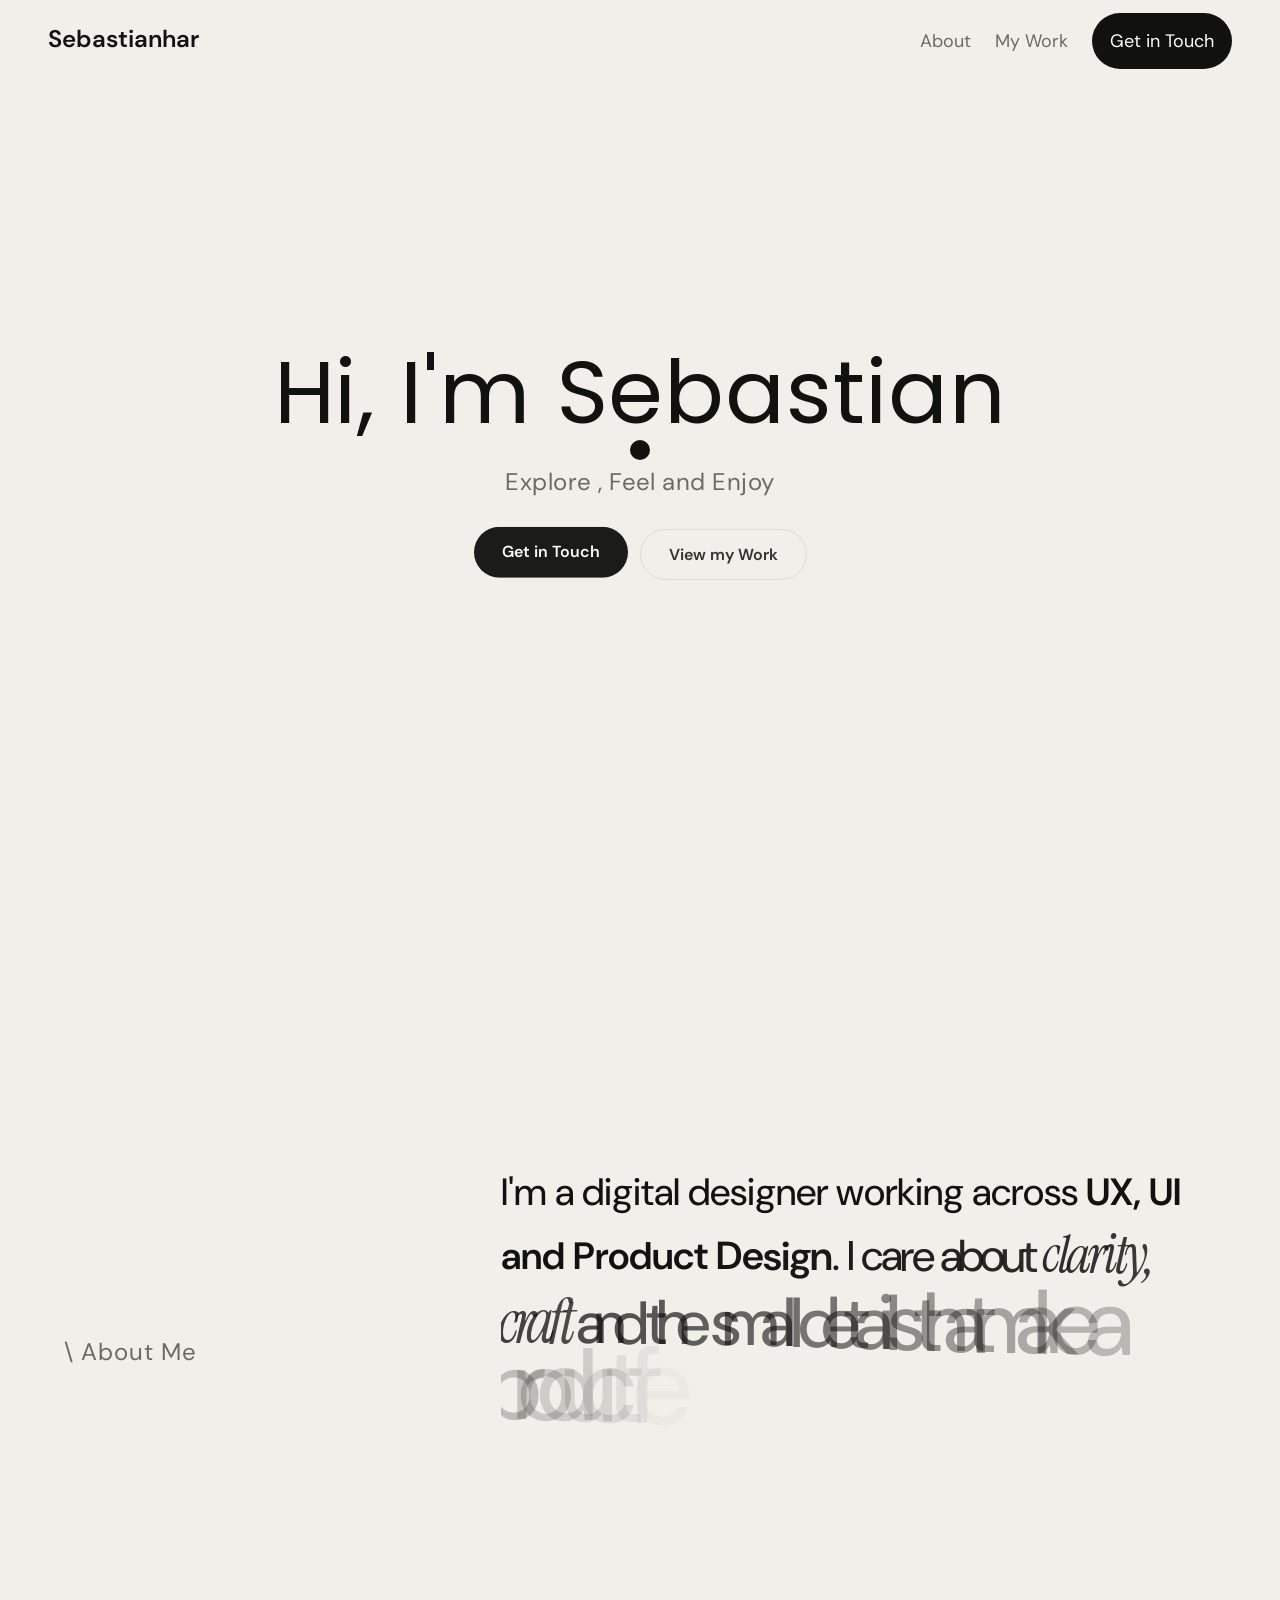
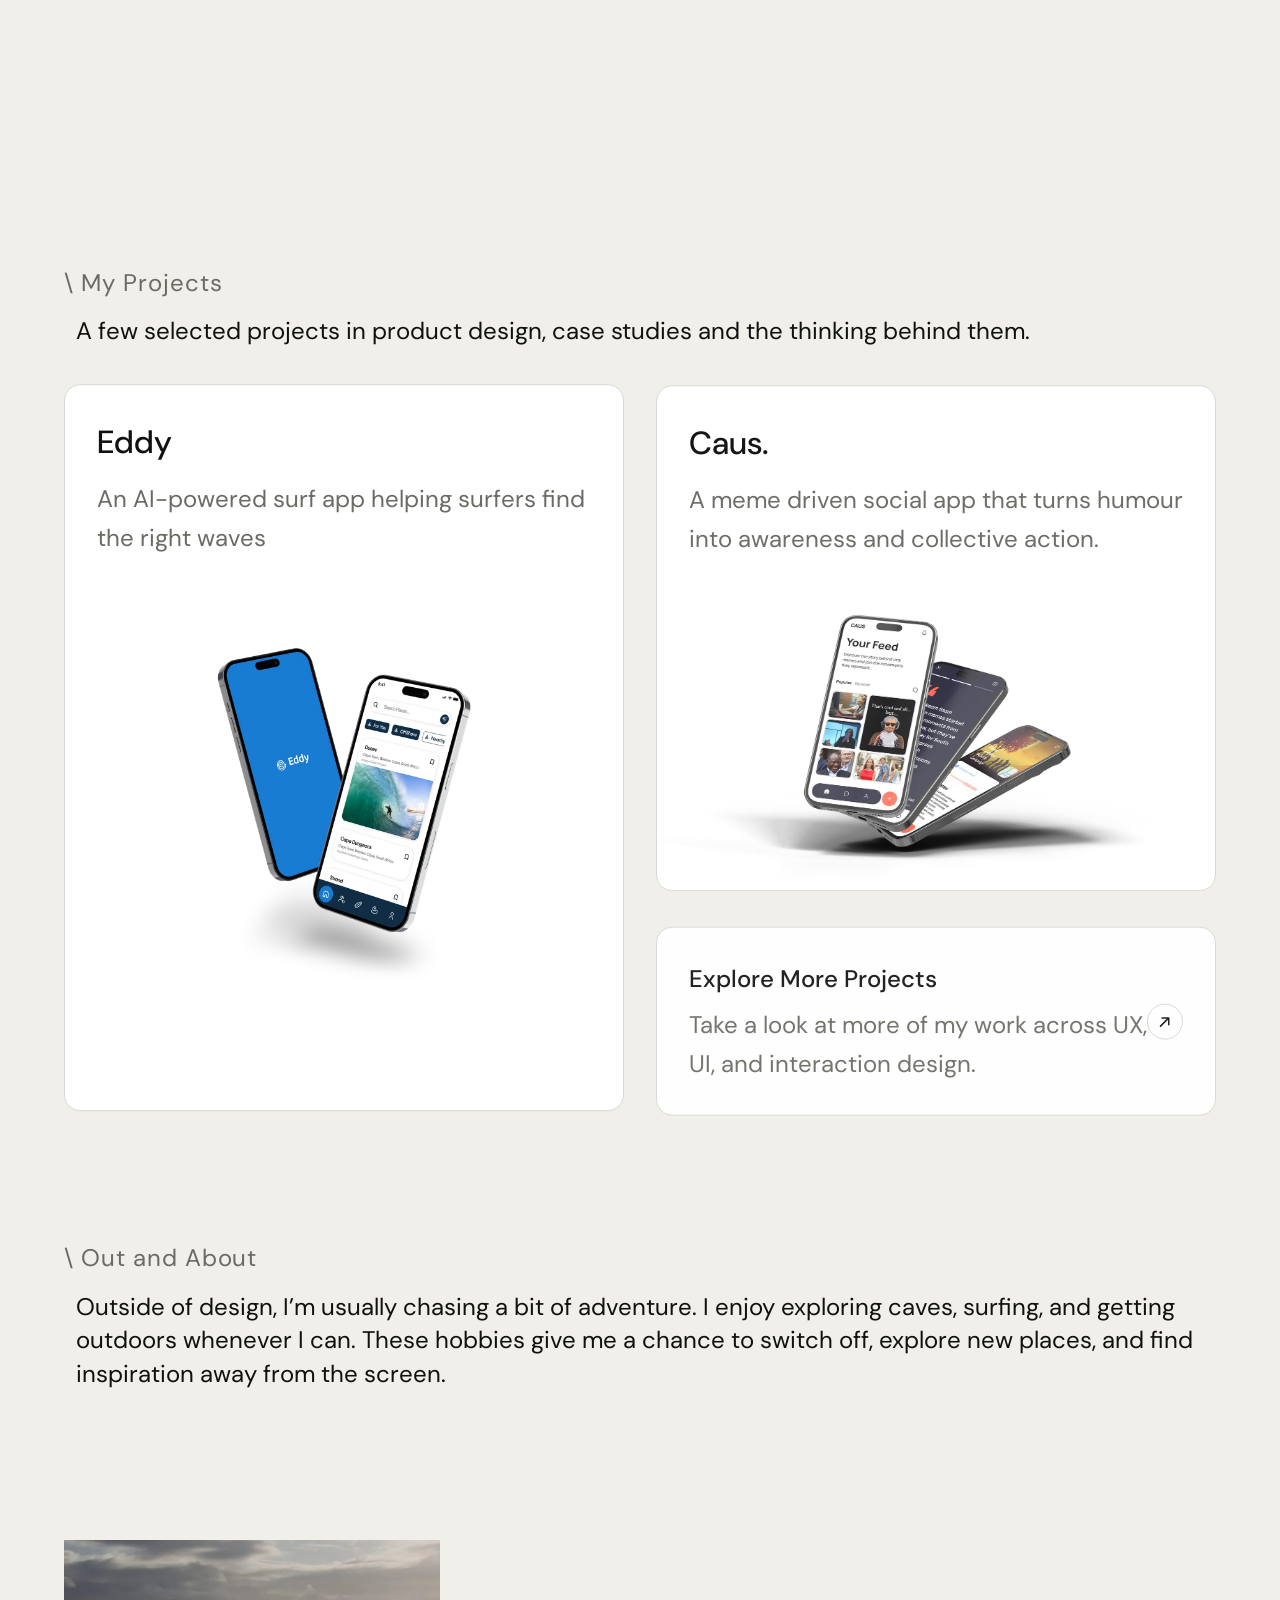
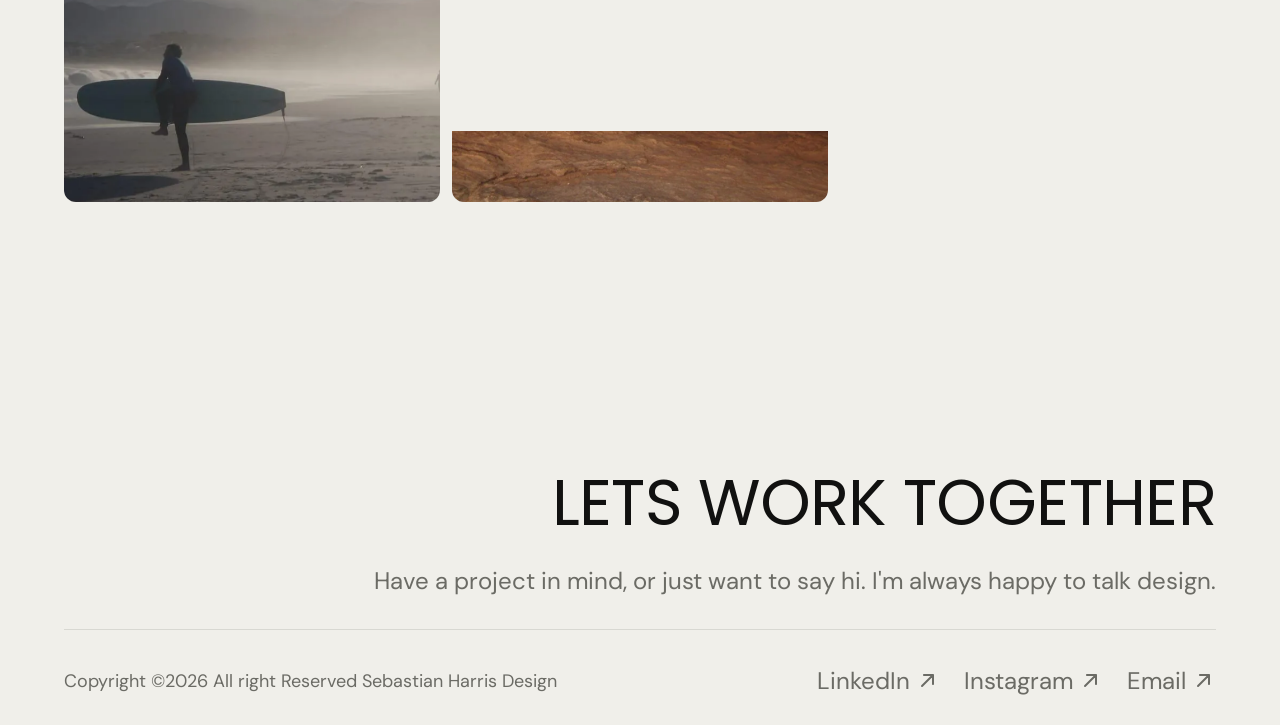
<file: index.html>
<!DOCTYPE html>
<html lang="en">
<head>
    <meta charset="UTF-8">
    <meta name="viewport" content="width=device-width, initial-scale=1.0">
    <title>Sebastian Harris | UX/UI &amp; Product Designer, Cape Town</title>
    <meta name="description" content="Sebastian Harris is a UX/UI and product designer in Cape Town. Explore case studies covering user research, prototyping, interaction design and web design.">
    <meta name="author" content="Sebastian Harris">
    <link rel="canonical" href="https://www.sebastianharrisdesign.com/">

    <!-- Open Graph / social sharing -->
    <meta property="og:type" content="website">
    <meta property="og:site_name" content="Sebastian Harris Design">
    <meta property="og:locale" content="en_ZA">
    <meta property="og:title" content="Sebastian Harris | UX/UI &amp; Product Designer, Cape Town">
    <meta property="og:description" content="Sebastian Harris is a UX/UI and product designer in Cape Town. Explore case studies covering user research, prototyping, interaction design and web design.">
    <meta property="og:url" content="https://www.sebastianharrisdesign.com/">
    <meta property="og:image" content="https://www.sebastianharrisdesign.com/assets/og/og-home.jpg">
    <meta property="og:image:width" content="1200">
    <meta property="og:image:height" content="630">
    <meta property="og:image:alt" content="Sebastian Harris, UX/UI and product designer in Cape Town">
    <meta name="twitter:card" content="summary_large_image">
    
    <link rel="preconnect" href="https://fonts.googleapis.com">
    <link rel="preconnect" href="https://fonts.gstatic.com" crossorigin>
    <link rel="stylesheet" href="https://fonts.googleapis.com/css2?family=Instrument+Serif:ital@0;1&amp;family=DM+Sans:wght@300;400;500&amp;family=Poppins:wght@300;400;500;600&amp;display=swap">
    <link rel="stylesheet" href="/css/style.css">
    <link rel="icon" type="image/png" sizes="192x192" href="/assets/favicon/favicon-192.png">
    <link rel="apple-touch-icon" href="/assets/favicon/apple-touch-icon.png">

    <!-- Animations: lets CSS hide the hero until the GSAP intro starts.
        If GSAP fails to load, the hero is shown again after 3s. -->
    <script>
        document.documentElement.classList.add('js-anim');
        setTimeout(function () {
            if (!window.gsap) document.documentElement.classList.remove('js-anim');
        }, 3000);
    </script>

    <!-- Structured data (JSON-LD) -->
    <script type="application/ld+json">
    {
      "@context": "https://schema.org",
      "@graph": [
        {
          "@type": "Person",
          "@id": "https://www.sebastianharrisdesign.com/#person",
          "name": "Sebastian Harris",
          "url": "https://www.sebastianharrisdesign.com/",
          "image": "https://www.sebastianharrisdesign.com/assets/images/photoofme.webp",
          "jobTitle": "UX/UI Designer",
          "description": "UX/UI and product designer working across user research, prototyping, interaction design and web design.",
          "address": {
            "@type": "PostalAddress",
            "addressLocality": "Cape Town",
            "addressCountry": "ZA"
          },
          "knowsAbout": [
            "UX design",
            "UI design",
            "Product design",
            "User research",
            "Prototyping",
            "Interaction design",
            "Web design"
        ],
        "sameAs": [
            "https://www.linkedin.com/in/sebastian-harris-9599502b4/"
            ]
        },
    {
        "@type": "WebSite",
        "@id": "https://www.sebastianharrisdesign.com/#website",
        "name": "Sebastian Harris Design",
        "url": "https://www.sebastianharrisdesign.com/",
        "inLanguage": "en",
        "publisher": {
        "@id": "https://www.sebastianharrisdesign.com/#person"
        }
    }
]
    }
    </script>
</head>
<!-- Google Tag Manager -->
<script async src="https://www.googletagmanager.com/gtm.js?id=GTM-TXHCQFR4"></script>
<script>
    window.dataLayer = window.dataLayer || [];
    function gtag(){dataLayer.push(arguments);}
    gtag('js', new Date());
</script>

<body>
<a class="skip-link" href="#main">Skip to content</a>

<!-- Navigation-->
<header>
<nav>
    <a href="/" class="logo">Sebastianhar</a>
    <button class="nav-toggle" type="button" aria-expanded="false" aria-controls="nav-links" aria-label="Open menu">
        <span class="nav-toggle-bar"></span>
        <span class="nav-toggle-bar"></span>
    </button>
    <ul class="nav-links" id="nav-links">
        <li><a href="#about">About</a></li>
        <li><a href="/projects/">My Work</a></li>
        <li><a href="#contact" class="btn-nav">Get in Touch</a></li>
    </ul>
</nav>
</header>
<main id="main">
<!-- Hero Section-->
<section class="hero" id="hero">

<h1>Hi, I'm Sebastian</h1>
<p class="hero-tagline"> Explore , Feel and Enjoy</p>

<div class="hero-buttons">
    <a href="#contact" class="btn-primary">Get in Touch</a>
    <a href="#mywork" class="btn-outline">View my Work</a>
</div>

<!--My card Floating bottom right-->
<div class="hero-card">
    <img width="990" height="947" src="/assets/images/photoofme.webp" alt="" class="hero-card-avatar">
    <div class="hero-card-text">
        <span class="hero-card-name">Sebastian Harris</span>
        <span class="hero-card-role">UX/UI Designer</span>
    </div>
</div>
</section>

<!--About Section-->
<section class="about" id="about">

<div class="about-left">
        <h2 class="section-label">About Me</h2>
</div>
    <div class="about-right">
        <p class="about-body">
        I'm a digital designer working across <strong>UX, UI and Product Design</strong>.
        I care about <em>clarity, craft</em> and the <mark class="highlight">small details that make</mark> a product
        feel considered and I like getting out of the studio to
        explore 🧭, surf 🏄 and shoot 📷 along the way.
        </p>
        </div>
    </section>

<!--MyProjects Section-->
<section class="mywork" id="mywork">
    <h2 class="section-label">My Projects</h2>
    <p class="project-tagline">A few selected projects in product design, case studies and the thinking behind them.</p>
        <div class="project-grid">

<!-- LEFT — Big Clickable Card -->
    <a href="/projects/eddy/" class="project-card-large" data-cursor-label="Eddy Project">
        <div class="project-card-body">
            <h3 class="project-title">Eddy</h3>
            <p class="project-description">An AI-powered surf app helping surfers find the right waves</p>
        </div>
            <img loading="lazy" decoding="async" width="1800" height="1338" src="/projects/eddy/images/eddy-two-phones.webp" alt="Eddy surf app shown on two phones" class="project-img">
        </a>
    <div class="project-grid-right">
<!-- Right Top — Clickable Card -->
    <a href="/projects/caus/" class="project-card-small" data-cursor-label="Caus Project">
        <div class="project-card-body">
            <h3 class="project-title">Caus.</h3>
            <p class="project-description">A meme driven social app that turns humour into awareness and collective action.</p>
        </div>
        <img loading="lazy" decoding="async" width="1600" height="1067" src="/projects/caus/images/phone-screen-mockup.webp" alt="Caus. app screens shown on three phones" class="project-img">
    </a>

<!-- Right Bottom — See More Card -->
    <a href="/projects/" class="project-card-seemore" data-cursor-label="See more">
        <div class="seemore-text">
            <p class="seemore-title">Explore More Projects</p>
            <p class="seemore-desc">Take a look at more of my work across UX, UI, and interaction design.</p>
        </div>
                <span class="seemore-btn"><span class="icon-arrow" aria-hidden="true"></span></span>
            </a>
        </div><!-- end project-grid-right -->
    </div><!-- end project-grid -->
</section>

<!--Hobbies Section-->
<section class ="hobbies-section" id="hobbies">
<h2 class="section-label">Out and About</h2>
    <p class="project-tagline">Outside of design, I’m usually chasing a bit of adventure. I enjoy exploring caves, surfing, and getting outdoors whenever I can. These hobbies give me a chance to switch off, explore new places, and find inspiration away from the screen.
    </p>
<!-- Photo Grid -->
    <div class="hobbies-grid">

        <div class="hobbies-items">
        <img loading="lazy" decoding="async" width="1280" height="720" src="/assets/images/longboarding.webp" alt="Surfer carrying a longboard along a misty beach" data-cursor-label="Love to longboarding">
    </div>

    <div class="hobbies-items">
            <img loading="lazy" decoding="async" width="1280" height="960" src="/assets/images/caveexploring.webp" alt="Exploring a sandstone cave lit by sunlight" data-cursor-label="Cave exploring">
        </div>

    <div class="hobbies-items">
            <img loading="lazy" decoding="async" width="990" height="947" src="/assets/images/photoofme.webp" alt="Sebastian Harris smiling in a cap" data-cursor-label="Photo of me">
        </div>
    </div>
</section>
</main>
<!--Footer Section-->
<footer>
<div class="footer-top" id = "contact">
    <h2 class="footer-heading">LETS WORK TOGETHER</h2>
    <p class="footer-body">Have a project in mind, or just want to say hi. I'm always happy to talk design.</p>
</div>

<div class="footer-bottom">
    <p class="footer-copy">Copyright ©2026 All right Reserved Sebastian Harris Design</p>
        <ul class="footer-links">
            <li><a href="https://www.linkedin.com/in/sebastian-harris-9599502b4/" target="_blank" rel="noopener noreferrer">LinkedIn <span class="icon-arrow" aria-hidden="true"></span><span class="sr-only"> (opens in a new tab)</span></a></li>
            <li><a href="#" target="_blank" rel="noopener noreferrer">Instagram <span class="icon-arrow" aria-hidden="true"></span><span class="sr-only"> (opens in a new tab)</span></a></li>
            <li><a href="mailto:sebastianhar85@gmail.com">Email <span class="icon-arrow" aria-hidden="true"></span></a></li>
        </ul>
        </div>
    </footer>

    <script src="/components/nav.js" defer></script>
    <script src="/components/scripts/cursor-trail.js" defer></script>

    <!-- GSAP (free standard license) + plugins, then our animations -->
    <script src="/components/vendor/gsap/gsap.min.js" defer></script>
    <script src="/components/vendor/gsap/ScrollTrigger.min.js" defer></script>
    <script src="/components/vendor/gsap/SplitText.min.js" defer></script>
    <script src="/components/vendor/gsap/ScrambleTextPlugin.min.js" defer></script>
    <script src="/components/scripts/animations.js" defer></script>
</body>
</html>
</file>
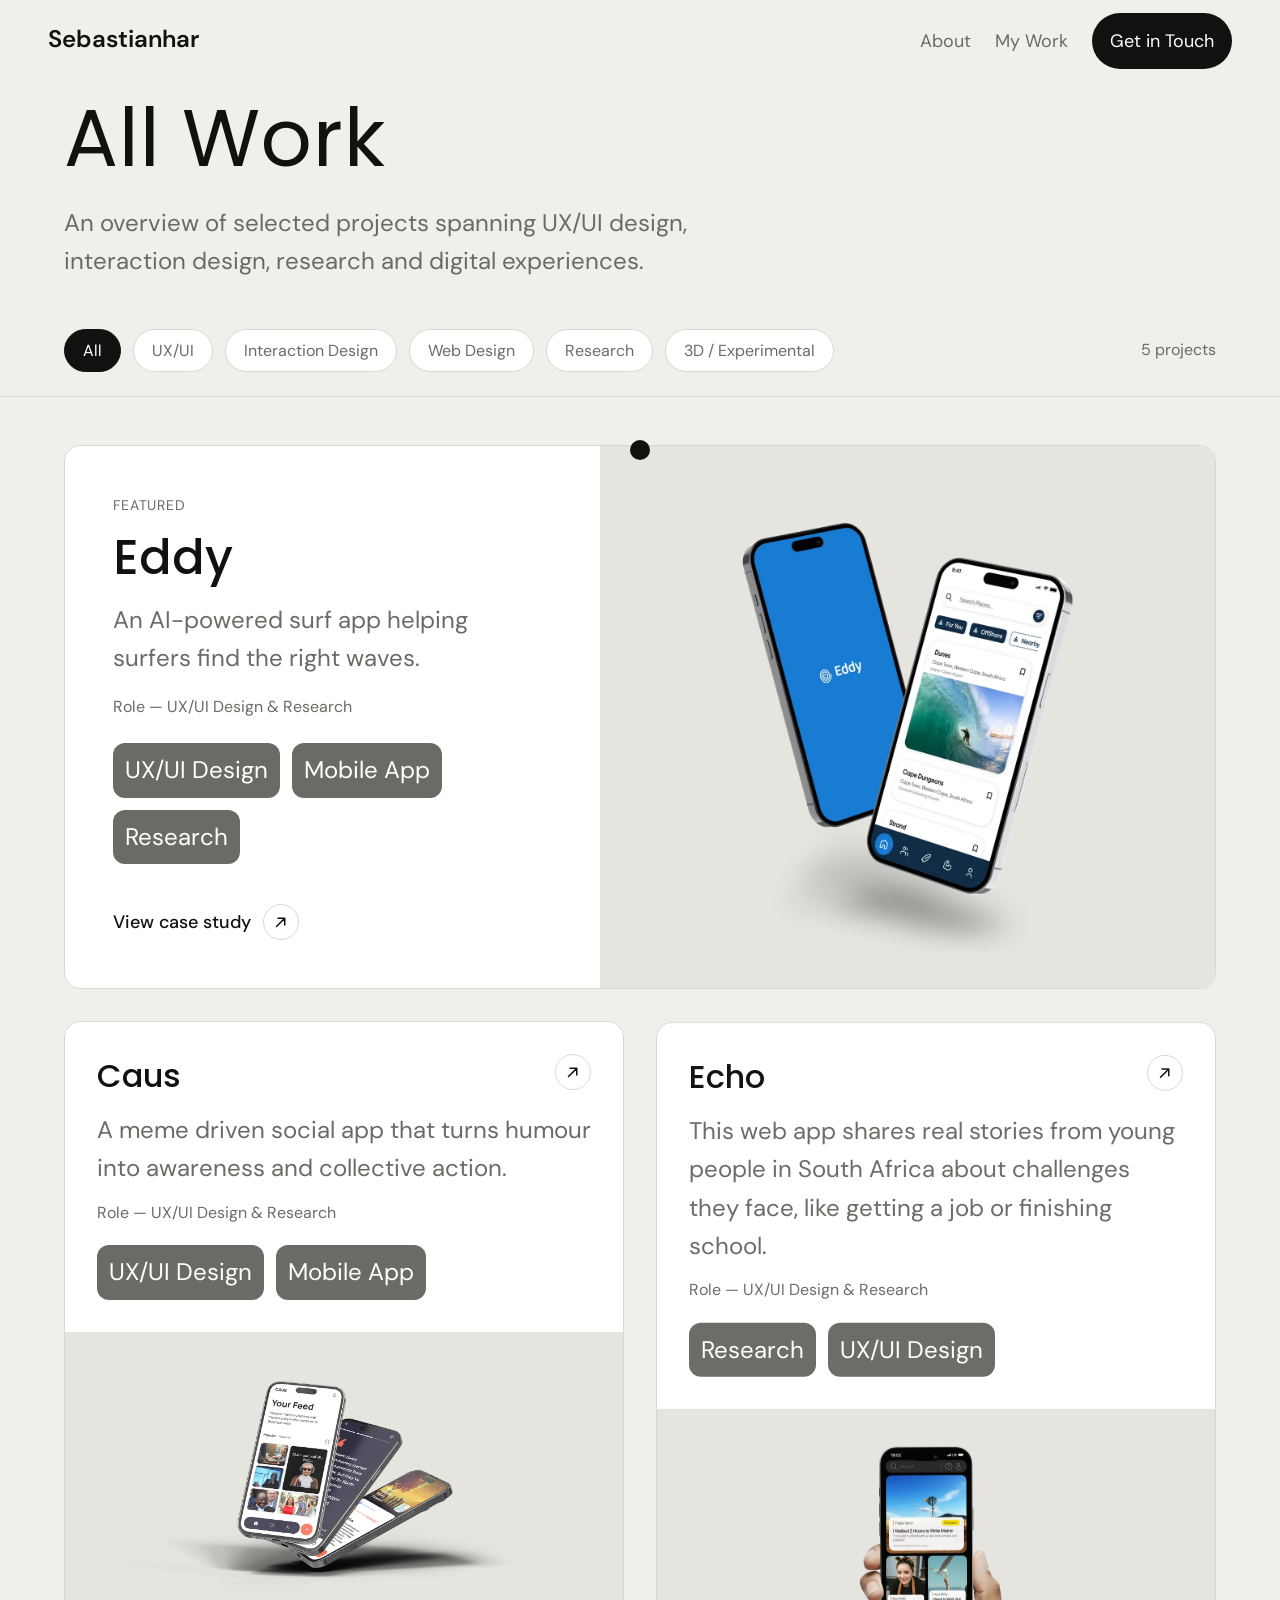
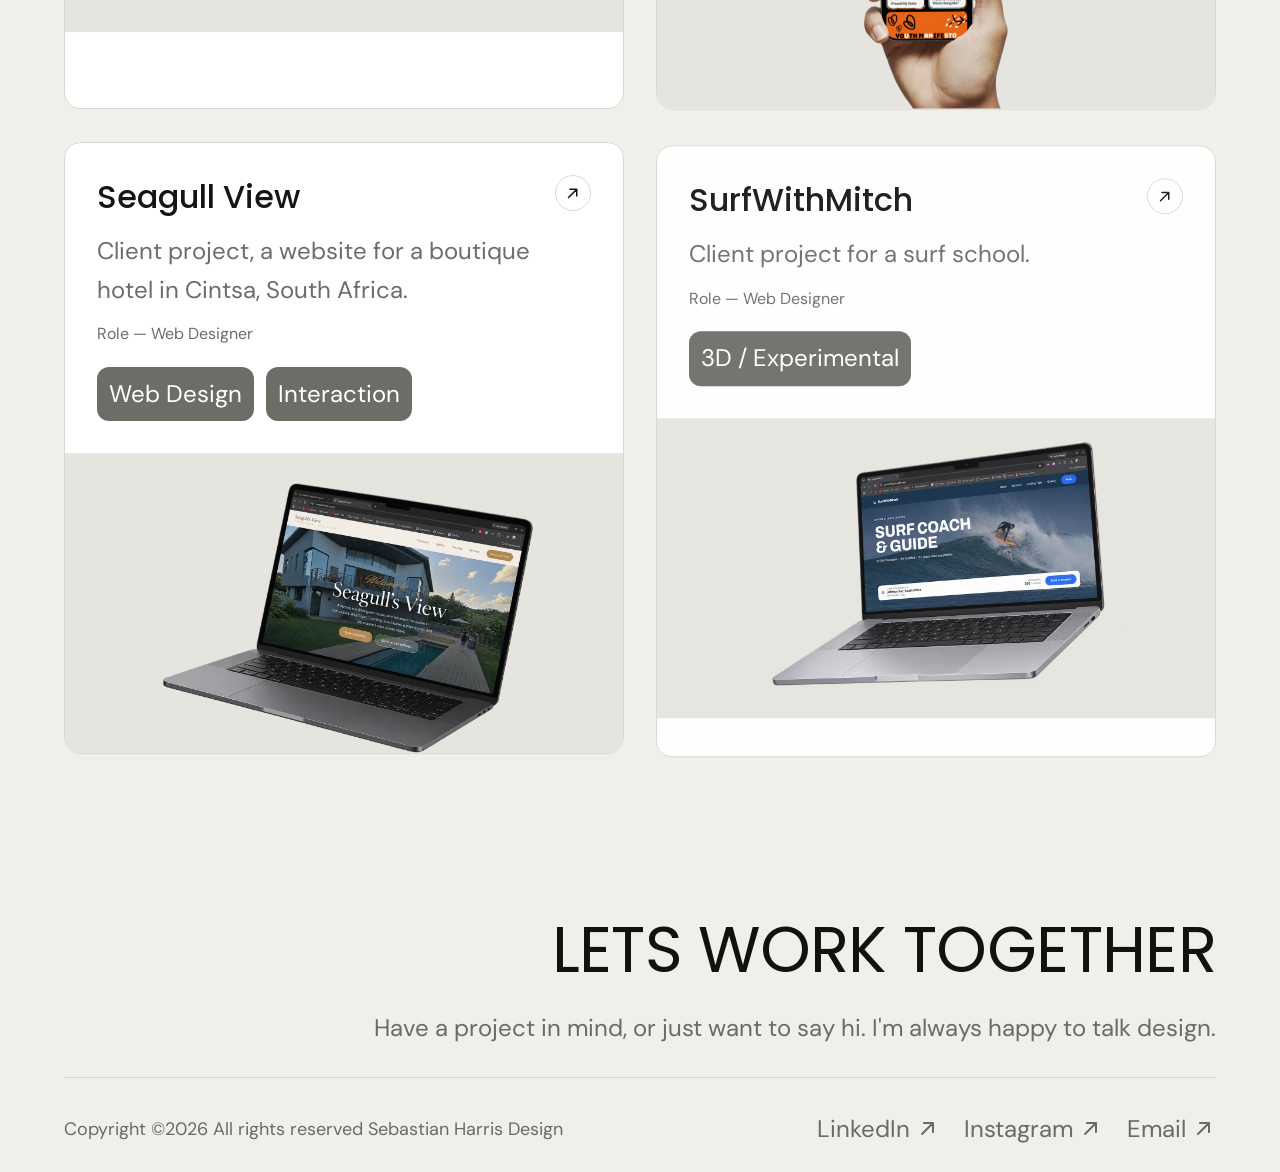
<file: projects/index.html>
<!DOCTYPE html>
<html lang="en">
<head>
    <meta charset="UTF-8">
    <meta name="viewport" content="width=device-width, initial-scale=1.0">
    <title>Projects | Sebastian Harris — UX/UI Design Portfolio</title>
    <meta name="description" content="Selected UX/UI, product and web design work by Sebastian Harris: mobile and web app case studies grounded in user research, plus websites for clients.">
    <meta name="author" content="Sebastian Harris">
    <link rel="canonical" href="https://www.sebastianharrisdesign.com/projects/">

    <!-- Open Graph / social sharing -->
    <meta property="og:type" content="website">
    <meta property="og:site_name" content="Sebastian Harris Design">
    <meta property="og:locale" content="en_ZA">
    <meta property="og:title" content="Projects | Sebastian Harris — UX/UI Design Portfolio">
    <meta property="og:description" content="Selected UX/UI, product and web design work by Sebastian Harris: mobile and web app case studies grounded in user research, plus websites for clients.">
    <meta property="og:url" content="https://www.sebastianharrisdesign.com/projects/">
    <meta property="og:image" content="https://www.sebastianharrisdesign.com/assets/og/og-projects.jpg">
    <meta property="og:image:width" content="1200">
    <meta property="og:image:height" content="630">
    <meta property="og:image:alt" content="Selected UX/UI projects by Sebastian Harris">
    <meta name="twitter:card" content="summary_large_image">
    
    <link rel="icon" type="image/png" sizes="192x192" href="/assets/favicon/favicon-192.png">
    <link rel="apple-touch-icon" href="/assets/favicon/apple-touch-icon.png">
    <link rel="preconnect" href="https://fonts.googleapis.com">
    <link rel="preconnect" href="https://fonts.gstatic.com" crossorigin>
    <link rel="stylesheet" href="https://fonts.googleapis.com/css2?family=Instrument+Serif:ital@0;1&amp;family=DM+Sans:wght@300;400;500&amp;family=Poppins:wght@300;400;500;600&amp;display=swap">
    <link rel="stylesheet" href="/css/style.css">
    <link rel="stylesheet" href="/css/work.css">

    <script src="/components/scripts/work-filter.js" defer></script>

    <!-- Structured data (JSON-LD) -->
    <script type="application/ld+json">
    {
      "@context": "https://schema.org",
      "@graph": [
        {
          "@type": "CollectionPage",
          "@id": "https://www.sebastianharrisdesign.com/projects/#page",
          "name": "Projects",
          "url": "https://www.sebastianharrisdesign.com/projects/",
          "isPartOf": {
            "@id": "https://www.sebastianharrisdesign.com/#website"
          },
          "about": {
            "@id": "https://www.sebastianharrisdesign.com/#person"
          },
          "hasPart": [
            {
              "@id": "https://www.sebastianharrisdesign.com/projects/eddy/#work"
            },
            {
              "@id": "https://www.sebastianharrisdesign.com/projects/caus/#work"
            },
            {
              "@id": "https://www.sebastianharrisdesign.com/projects/echo/#work"
            }
          ]
        },
        {
          "@type": "BreadcrumbList",
          "itemListElement": [
            {
              "@type": "ListItem",
              "position": 1,
              "name": "Home",
              "item": "https://www.sebastianharrisdesign.com/"
            },
            {
              "@type": "ListItem",
              "position": 2,
              "name": "Projects",
              "item": "https://www.sebastianharrisdesign.com/projects/"
            }
          ]
        },
        {
          "@type": "Person",
          "@id": "https://www.sebastianharrisdesign.com/#person",
          "name": "Sebastian Harris",
          "url": "https://www.sebastianharrisdesign.com/",
          "image": "https://www.sebastianharrisdesign.com/assets/images/photoofme.webp",
          "jobTitle": "UX/UI Designer",
          "description": "UX/UI and product designer working across user research, prototyping, interaction design and web design.",
          "address": {
            "@type": "PostalAddress",
            "addressLocality": "Cape Town",
            "addressCountry": "ZA"
          },
          "knowsAbout": [
            "UX design",
            "UI design",
            "Product design",
            "User research",
            "Prototyping",
            "Interaction design",
            "Web design"
          ],
          "sameAs": [
            "https://www.linkedin.com/in/sebastian-harris-9599502b4/"
          ]
        },
        {
          "@type": "WebSite",
          "@id": "https://www.sebastianharrisdesign.com/#website",
          "name": "Sebastian Harris Design",
          "url": "https://www.sebastianharrisdesign.com/",
          "inLanguage": "en",
          "publisher": {
            "@id": "https://www.sebastianharrisdesign.com/#person"
          }
        }
      ]
    }
    </script>
</head>
<!-- Google Tag Manager -->
<script async src="https://www.googletagmanager.com/gtm.js?id=GTM-TXHCQFR4"></script>
<script>
    window.dataLayer = window.dataLayer || [];
    function gtag(){dataLayer.push(arguments);}
    gtag('js', new Date());
</script>
<body>
<a class="skip-link" href="#main">Skip to content</a>

<!--nav bar-->
<header id="nav-placeholder"></header>
<script src="/components/nav.js" defer></script>

<main id="main">
<header class="work-hero">
    <h1 class="work-title">All Work</h1>
    <p class="work-intro">An overview of selected projects spanning UX/UI design, interaction design, research and digital experiences.</p>
</header>

<div class="work-filter-bar">
    <div class="chips">
        <button type="button" class="chip active" data-filter="all" aria-pressed="true">All</button>
        <button type="button" class="chip" data-filter="ux-ui" aria-pressed="false">UX/UI</button>
        <button type="button" class="chip" data-filter="interaction-design" aria-pressed="false">Interaction Design</button>
        <button type="button" class="chip" data-filter="web-design" aria-pressed="false">Web Design</button>
        <button type="button" class="chip" data-filter="research" aria-pressed="false">Research</button>
        <button type="button" class="chip" data-filter="3d-experimental" aria-pressed="false">3D / Experimental</button>
    </div>
    <p class="work-count" aria-live="polite">6 projects</p>
</div>

<h2 class="sr-only">Selected projects</h2>
<div class="work-grid">

    <a class="work-featured work-item" data-categories="ux-ui research" href="/projects/eddy/">
        <div class="work-featured-text">
            <span class="work-featured-label">Featured</span>
            <h3>Eddy</h3>
            <p class="work-desc">An AI-powered surf app helping surfers find the right waves.</p>
            <p class="work-role">Role — UX/UI Design & Research</p>
            <div class="tag-row">
                <span class="tag">UX/UI Design</span>
                <span class="tag">Mobile App</span>
                <span class="tag">Research</span>
            </div>
            <span class="work-cta">View case study
                <span class="seemore-btn"><span class="icon-arrow" aria-hidden="true"></span></span>
            </span>
        </div>
        <div class="work-featured-media">
            <img fetchpriority="high" width="1800" height="1338" src="/projects/eddy/images/eddy-two-phones.webp" alt="Two phones showing the Eddy surf app interface">
        </div>
    </a>

    <div class="work-list">
        <a class="work-card work-item" data-categories="ux-ui" href="/projects/caus/">
            <div class="work-card-body">
                <div class="work-card-head">
                    <h3>Caus</h3>
                    <span class="seemore-btn"><span class="icon-arrow" aria-hidden="true"></span></span>
                </div>
                <p class="work-desc">A meme driven social app that turns humour into awareness and collective action.</p>
                <p class="work-role">Role — UX/UI Design & Research</p>
                <div class="tag-row">
                    <span class="tag">UX/UI Design</span>
                    <span class="tag">Mobile App</span>
                </div>
            </div>
            <div class="work-card-media">
                <img loading="lazy" decoding="async" width="1600" height="1067" src="/projects/caus/images/phone-screen-mockup.webp" alt="Phone mockup of the Caus. social app">
            </div>
        </a>

        <a class="work-card work-item" data-categories="research ux-ui" href="/projects/echo/">
            <div class="work-card-body">
                <div class="work-card-head">
                    <h3>Echo</h3>
                    <span class="seemore-btn"><span class="icon-arrow" aria-hidden="true"></span></span>
                </div>
                <p class="work-desc">This web app shares real stories from young people in South Africa about challenges they face, like getting a job or finishing school.</p>
                <p class="work-role">Role — UX/UI Design & Research</p>
                <div class="tag-row">
                    <span class="tag">Research</span>
                    <span class="tag">UX/UI Design</span>
                </div>
            </div>
            <div class="work-card-media">
                <img loading="lazy" decoding="async" width="1600" height="1200" src="/projects/echo/images/echo-handhold.webp" alt="Hand holding a phone showing the Echo web app">
            </div>
        </a>

        <a class="work-card work-item" data-categories="web-design interaction-design" href="https://www.seagullsviewcintsa.com/" target="_blank" rel="noopener noreferrer">
            <div class="work-card-body">
                <div class="work-card-head">
                    <h3>Seagull View</h3>
                    <span class="seemore-btn"><span class="icon-arrow" aria-hidden="true"></span></span>
                </div>
                <p class="work-desc">Client project, a website for a boutique hotel in Cintsa, South Africa.</p>
                <p class="work-role">Role — Web Designer</p>
                <div class="tag-row">
                    <span class="tag">Web Design</span>
                    <span class="tag">Interaction</span>
                </div>
            </div>
            <div class="work-card-media">
                <img loading="lazy" decoding="async" width="1536" height="1024" src="/projects/projects_work/seagullView/images/seagullsview-laptop.webp" alt="Seagull's View Cintsa website shown on a laptop">
            </div>
        <span class="sr-only"> (opens in a new tab)</span></a>

        <a class="work-card work-item" data-categories="3d-experimental" href="https://www.surfwithmitch.com/" target="_blank" rel="noopener noreferrer">
            <div class="work-card-body">
                <div class="work-card-head">
                    <h3>SurfWithMitch</h3>
                    <span class="seemore-btn"><span class="icon-arrow" aria-hidden="true"></span></span>
                </div>
                <p class="work-desc">Client project for a surf school.</p>
                <p class="work-role">Role — Web Designer</p>
                <div class="tag-row">
                    <span class="tag">3D / Experimental</span>
                </div>
            </div>
            <div class="work-card-media">
                <img loading="lazy" decoding="async" width="1536" height="1024" src="/projects/projects_work/surfWithMitch/images/surfwithmitch-laptop.webp" alt="SurfWithMitch surf coaching website shown on a laptop">
            </div>
        <span class="sr-only"> (opens in a new tab)</span></a>
    </div>

</div>
</main>

<div id="footer-placeholder"></div>
    <script src="/components/footer.js" defer></script>
    <script src="/components/scripts/cursor-trail.js" defer></script>
    <script src="/components/vendor/gsap/gsap.min.js" defer></script>
    <script src="/components/vendor/gsap/ScrollTrigger.min.js" defer></script>
    <script src="/components/vendor/gsap/SplitText.min.js" defer></script>
    <script src="/components/scripts/animations.js" defer></script>
</body>
</html>
</file>
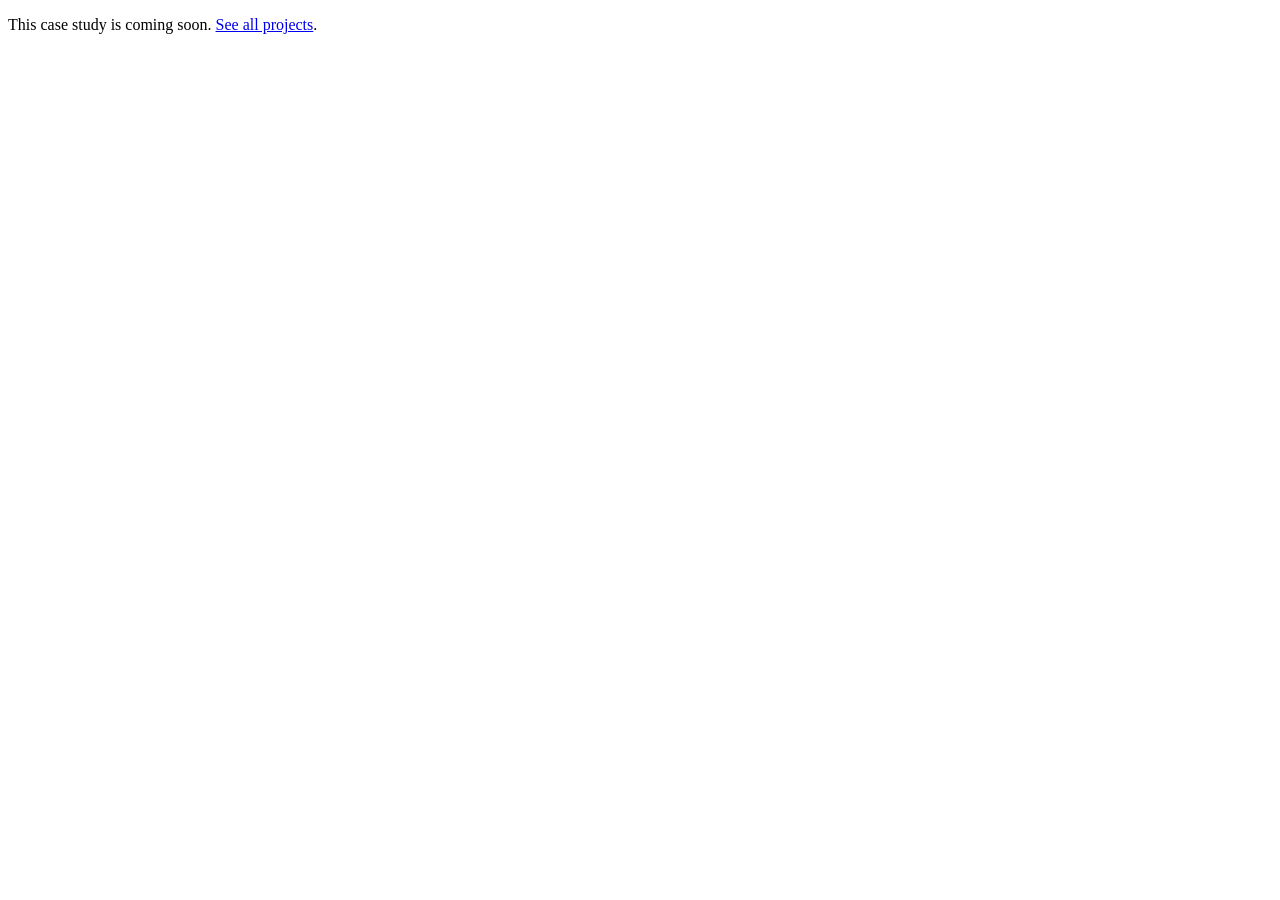
<file: projects/trivia-cc/index.html>
<!DOCTYPE html>
<html lang="en">
<head>
    <meta charset="UTF-8">
    <meta name="viewport" content="width=device-width, initial-scale=1.0">
    <meta name="robots" content="noindex, follow">
    <title>Trivia CC — coming soon | Sebastian Harris</title>
</head>
<body>
    <p>This case study is coming soon. <a href="/projects/">See all projects</a>.</p>
</body>
</html>
</file>
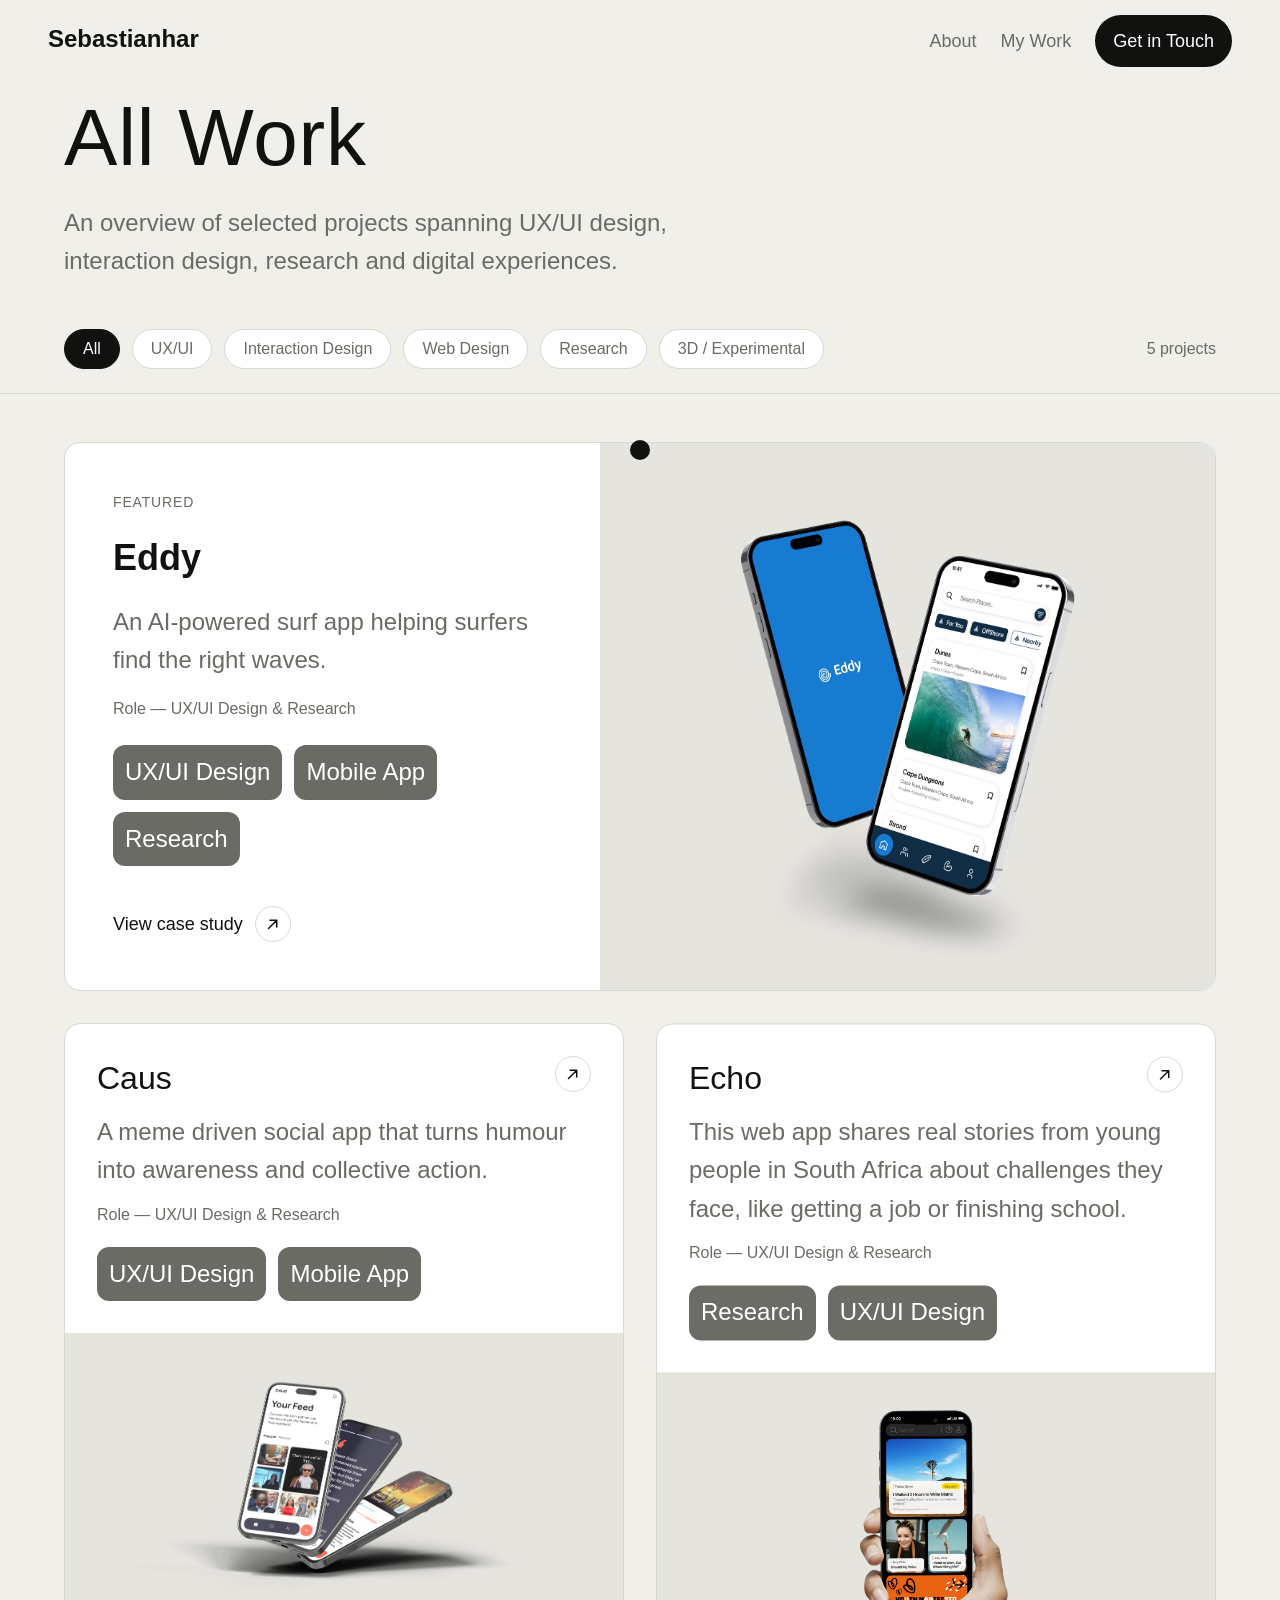
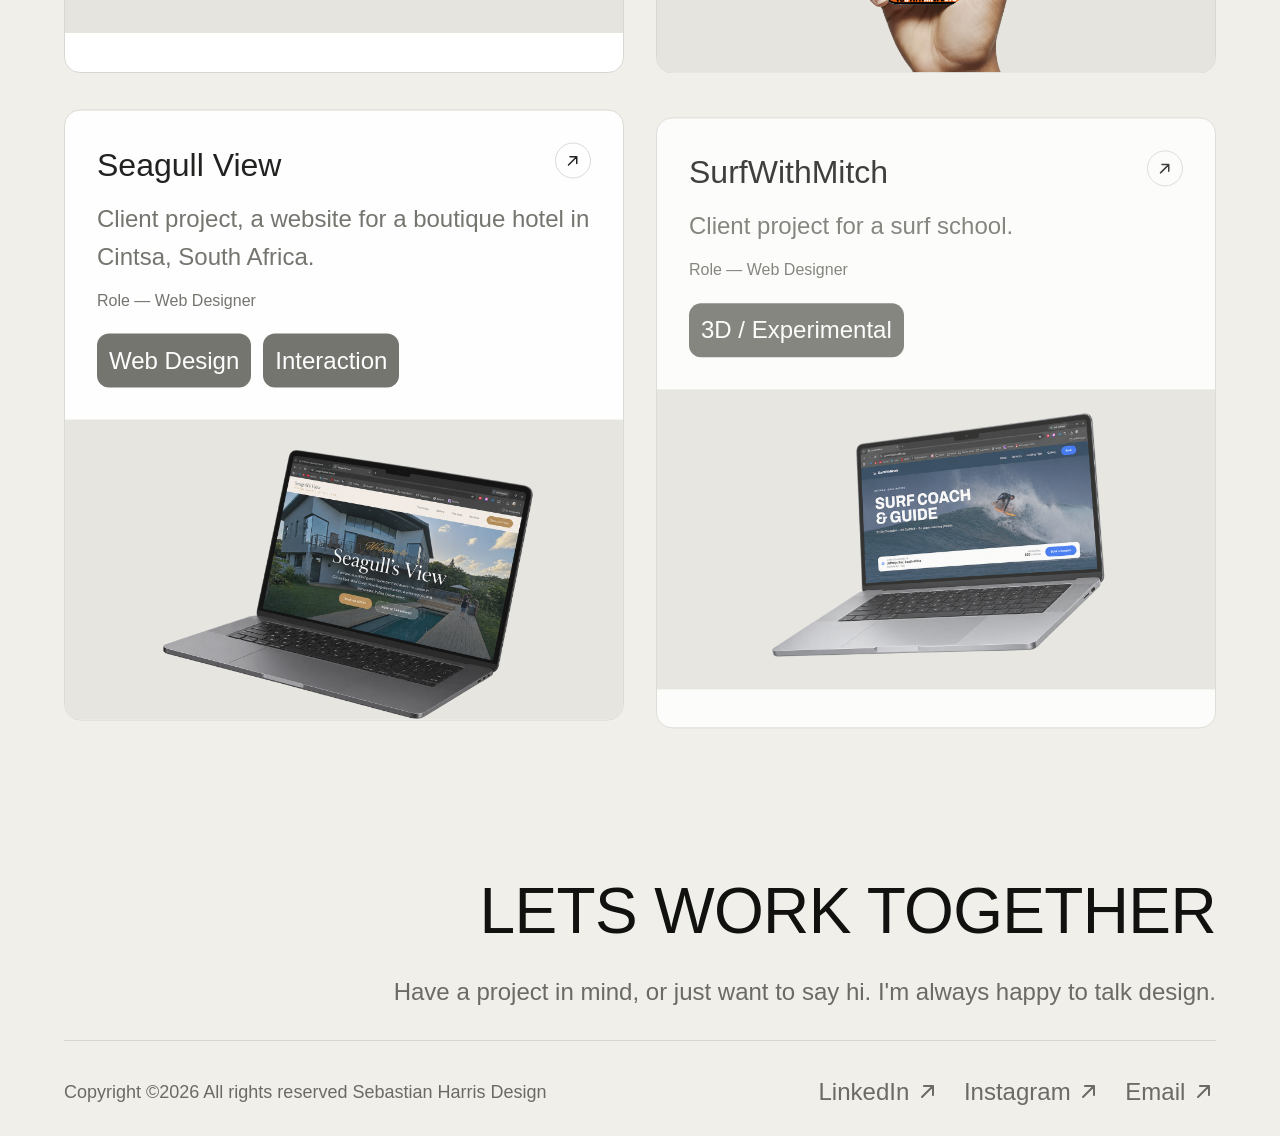
<file: projects/showcase.html>
<!DOCTYPE html>
<html lang="en">
<head>
    <meta charset="UTF-8">
    <meta name="viewport" content="width=device-width, initial-scale=1.0">
    <title>All Work - Sebastian Harris</title>
    
    <link rel="icon" type="image/png" sizes="192x192" href="/assets/favicon/favicon-192.png">
    <link rel="apple-touch-icon" href="/assets/favicon/apple-touch-icon.png">
    <link rel="stylesheet" href="/css/style.css">
    <link rel="stylesheet" href="/css/work.css">

    <script src="/components/scripts/work-filter.js" defer></script>
</head>
<body>

<!--nav bar-->
<div id="nav-placeholder"></div>
<script src="/components/nav.js" defer></script>

<header class="work-hero">
    <h1 class="work-title">All Work</h1>
    <p class="work-intro">An overview of selected projects spanning UX/UI design, interaction design, research and digital experiences.</p>
</header>

<div class="work-filter-bar">
    <div class="chips">
        <button type="button" class="chip active" data-filter="all" aria-pressed="true">All</button>
        <button type="button" class="chip" data-filter="ux-ui" aria-pressed="false">UX/UI</button>
        <button type="button" class="chip" data-filter="interaction-design" aria-pressed="false">Interaction Design</button>
        <button type="button" class="chip" data-filter="web-design" aria-pressed="false">Web Design</button>
        <button type="button" class="chip" data-filter="research" aria-pressed="false">Research</button>
        <button type="button" class="chip" data-filter="3d-experimental" aria-pressed="false">3D / Experimental</button>
    </div>
    <p class="work-count">6 projects</p>
</div>

<main class="work-grid">

    <a class="work-featured work-item" data-categories="ux-ui research" href="/projects/projects_school/eddy/index.html">
        <div class="work-featured-text">
            <span class="work-featured-label">Featured</span>
            <h2>Eddy</h2>
            <p class="work-desc">An AI-powered surf app helping surfers find the right waves.</p>
            <p class="work-role">Role — UX/UI Design & Research</p>
            <div class="tag-row">
                <span class="tag">UX/UI Design</span>
                <span class="tag">Mobile App</span>
                <span class="tag">Research</span>
            </div>
            <span class="work-cta">View case study
                <span class="seemore-btn"><span class="icon-arrow" aria-hidden="true"></span></span>
            </span>
        </div>
        <div class="work-featured-media">
            <img src="/projects/projects_school/eddy/images/Eddy%20two%20phones.png" alt="Two phones showing the Eddy surf app interface">
        </div>
    </a>

    <div class="work-list">
        <a class="work-card work-item" data-categories="ux-ui" href="/projects/projects_school/caus/index.html">
            <div class="work-card-body">
                <div class="work-card-head">
                    <h3>Caus</h3>
                    <span class="seemore-btn"><span class="icon-arrow" aria-hidden="true"></span></span>
                </div>
                <p class="work-desc">A meme driven social app that turns humour into awareness and collective action.</p>
                <p class="work-role">Role — UX/UI Design & Research</p>
                <div class="tag-row">
                    <span class="tag">UX/UI Design</span>
                    <span class="tag">Mobile App</span>
                </div>
            </div>
            <div class="work-card-media">
                <img src="/projects/projects_school/caus/images/phone_screen_mockup.png" alt="Phone mockup of the Caus. social app">
            </div>
        </a>

        <a class="work-card work-item" data-categories="research ux-ui" href="/projects/projects_school/echo/index.html">
            <div class="work-card-body">
                <div class="work-card-head">
                    <h3>Echo</h3>
                    <span class="seemore-btn"><span class="icon-arrow" aria-hidden="true"></span></span>
                </div>
                <p class="work-desc">This web app shares real stories from young people in South Africa about challenges they face, like getting a job or finishing school.</p>
                <p class="work-role">Role — UX/UI Design & Research</p>
                <div class="tag-row">
                    <span class="tag">Research</span>
                    <span class="tag">UX/UI Design</span>
                </div>
            </div>
            <div class="work-card-media">
                <img src="/projects/projects_school/echo/images/Echo_handHold.png" alt="Placeholder project imagery">
            </div>
        </a>

        <a class="work-card work-item" data-categories="web-design interaction-design" href="https://www.seagullsviewcintsa.com/" target="_blank" rel="noopener noreferrer">
            <div class="work-card-body">
                <div class="work-card-head">
                    <h3>Seagull View</h3>
                    <span class="seemore-btn"><span class="icon-arrow" aria-hidden="true"></span></span>
                </div>
                <p class="work-desc">Client project, a website for a boutique hotel in Cintsa, South Africa.</p>
                <p class="work-role">Role — Web Designer</p>
                <div class="tag-row">
                    <span class="tag">Web Design</span>
                    <span class="tag">Interaction</span>
                </div>
            </div>
            <div class="work-card-media">
                <img src="/projects/projects_work/seagullView/images/seagullsview_laptop.png" alt="Placeholder project imagery">
            </div>
        </a>

        <a class="work-card work-item" data-categories="3d-experimental" href="https://www.surfwithmitch.com/" target="_blank" rel="noopener noreferrer">
            <div class="work-card-body">
                <div class="work-card-head">
                    <h3>SurfWithMitch</h3>
                    <span class="seemore-btn"><span class="icon-arrow" aria-hidden="true"></span></span>
                </div>
                <p class="work-desc">Client project for a surf school.</p>
                <p class="work-role">Role — Web Designer</p>
                <div class="tag-row">
                    <span class="tag">3D / Experimental</span>
                </div>
            </div>
            <div class="work-card-media">
                <img src="/projects/projects_work/surfWithMitch/images/surfwithmitch_laptop.png" alt="Placeholder project imagery">
            </div>
        </a>
    </div>

</main>

<div id="footer-placeholder"></div>
    <script src="/components/footer.js" defer></script>
    <script src="/components/scripts/cursor-trail.js" defer></script>
    <script src="/components/vendor/gsap/gsap.min.js" defer></script>
    <script src="/components/vendor/gsap/ScrollTrigger.min.js" defer></script>
    <script src="/components/vendor/gsap/SplitText.min.js" defer></script>
    <script src="/components/vendor/gsap/ScrambleTextPlugin.min.js" defer></script>
    <script src="/components/scripts/animations.js" defer></script>
</body>
</html>
</file>
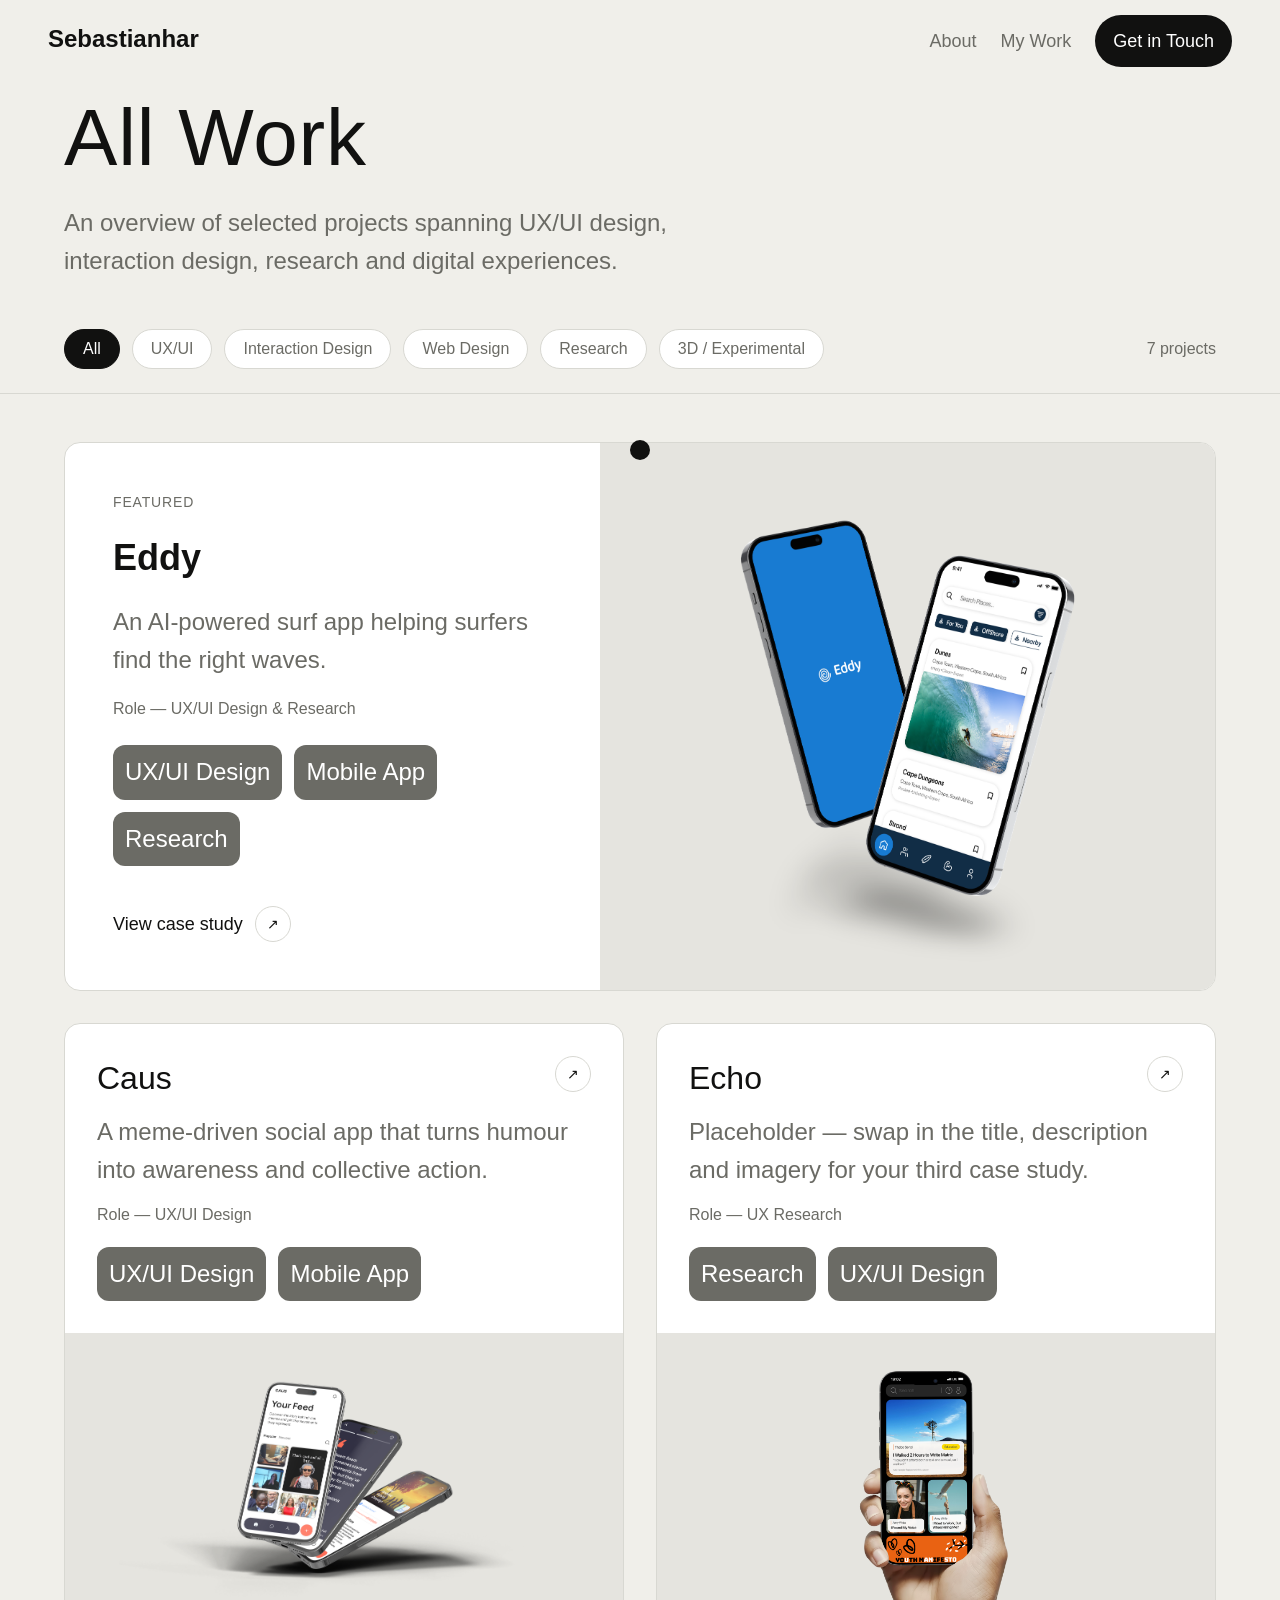
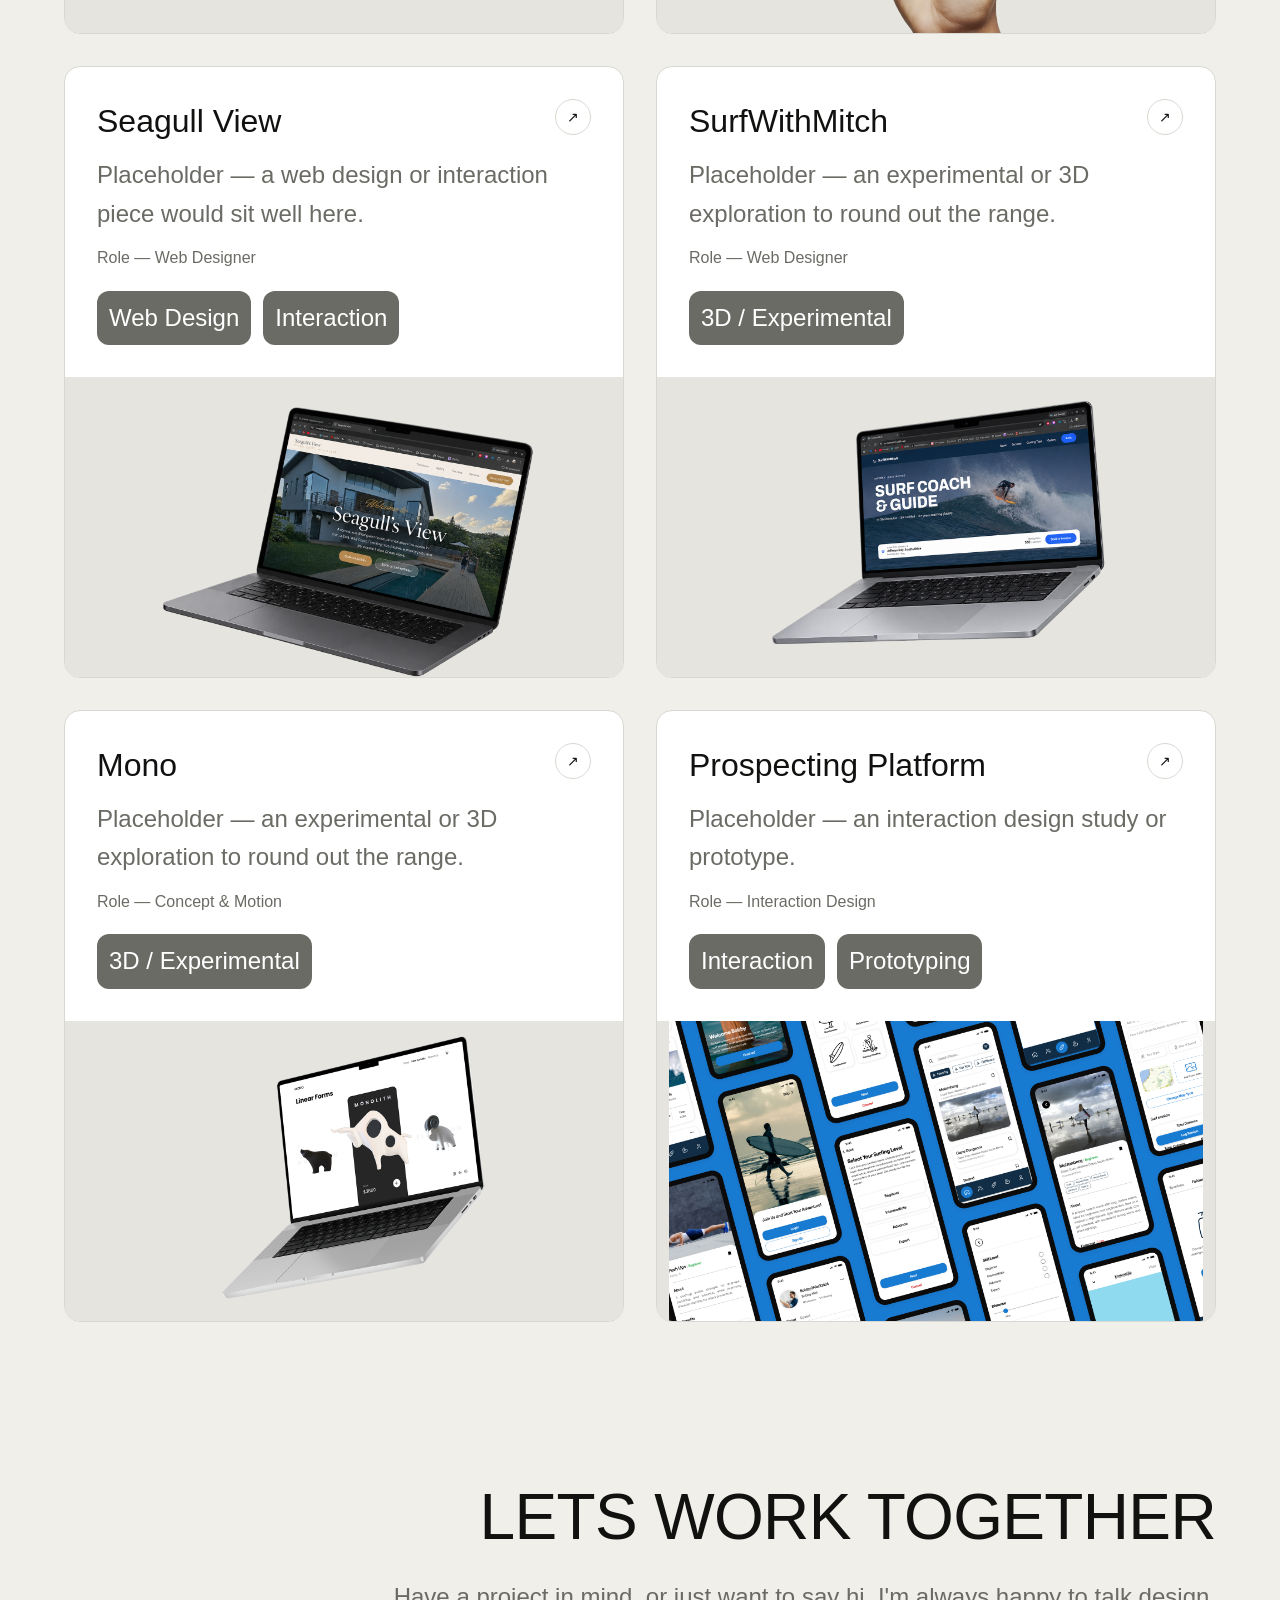
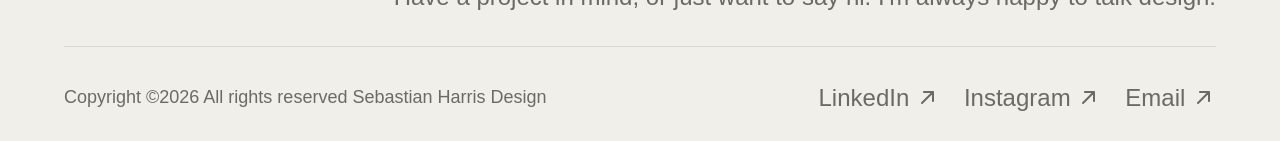
<file: projects/Showcase.html>
<!DOCTYPE html>
<html lang="en">
<head>
    <meta charset="UTF-8">
    <meta name="viewport" content="width=device-width, initial-scale=1.0">
    <title>All Work - Sebastian Harris</title>
    <link rel="stylesheet" href="/css/style.css">
    <link rel="stylesheet" href="/css/work.css">
    <link rel="icon" type="image/x-icon" href="/assets/favicon/favicon.png">

    <script src="/components/scripts/work-filter.js" defer></script>
</head>
<body>

<!--nav bar-->
<div id="nav-placeholder"></div>
<script src="/components/nav.js" defer></script>

<header class="work-hero">
    <h1 class="work-title">All Work</h1>
    <p class="work-intro">An overview of selected projects spanning UX/UI design, interaction design, research and digital experiences.</p>
</header>

<div class="work-filter-bar">
    <div class="chips">
        <button type="button" class="chip active" data-filter="all" aria-pressed="true">All</button>
        <button type="button" class="chip" data-filter="ux-ui" aria-pressed="false">UX/UI</button>
        <button type="button" class="chip" data-filter="interaction-design" aria-pressed="false">Interaction Design</button>
        <button type="button" class="chip" data-filter="web-design" aria-pressed="false">Web Design</button>
        <button type="button" class="chip" data-filter="research" aria-pressed="false">Research</button>
        <button type="button" class="chip" data-filter="3d-experimental" aria-pressed="false">3D / Experimental</button>
    </div>
    <p class="work-count">6 projects</p>
</div>

<main class="work-grid">

    <a class="work-featured work-item" data-categories="ux-ui research" href="/projects/projects_school/eddy/index.html">
        <div class="work-featured-text">
            <span class="work-featured-label">Featured</span>
            <h2>Eddy</h2>
            <p class="work-desc">An AI-powered surf app helping surfers find the right waves.</p>
            <p class="work-role">Role — UX/UI Design & Research</p>
            <div class="tag-row">
                <span class="tag">UX/UI Design</span>
                <span class="tag">Mobile App</span>
                <span class="tag">Research</span>
            </div>
            <span class="work-cta">View case study
                <span class="work-arrow">↗</span>
            </span>
        </div>
        <div class="work-featured-media">
            <img src="/projects/projects_school/eddy/images/Eddy%20two%20phones.png" alt="Two phones showing the Eddy surf app interface">
        </div>
    </a>

    <div class="work-list">
        <a class="work-card work-item" data-categories="ux-ui" href="/projects/projects_school/caus/index.html">
            <div class="work-card-body">
                <div class="work-card-head">
                    <h3>Caus</h3>
                    <span class="work-arrow">↗</span>
                </div>
                <p class="work-desc">A meme-driven social app that turns humour into awareness and collective action.</p>
                <p class="work-role">Role — UX/UI Design</p>
                <div class="tag-row">
                    <span class="tag">UX/UI Design</span>
                    <span class="tag">Mobile App</span>
                </div>
            </div>
            <div class="work-card-media">
                <img src="/projects/projects_school/caus/images/phone_screen_mockup.png" alt="Phone mockup of the Caus. social app">
            </div>
        </a>

        <a class="work-card work-item" data-categories="research ux-ui" href="/projects/projects_school/echo/index.html">
            <div class="work-card-body">
                <div class="work-card-head">
                    <h3>Echo</h3>
                    <span class="work-arrow">↗</span>
                </div>
                <p class="work-desc">Placeholder — swap in the title, description and imagery for your third case study.</p>
                <p class="work-role">Role — UX Research</p>
                <div class="tag-row">
                    <span class="tag">Research</span>
                    <span class="tag">UX/UI Design</span>
                </div>
            </div>
            <div class="work-card-media">
                <img src="/projects/projects_school/echo/images/Echo_handHold.png" alt="Placeholder project imagery">
            </div>
        </a>

        <a class="work-card work-item" data-categories="web-design interaction-design" href="/projects/_template/index.html">
            <div class="work-card-body">
                <div class="work-card-head">
                    <h3>Seagull View</h3>
                    <span class="work-arrow">↗</span>
                </div>
                <p class="work-desc">Placeholder — a web design or interaction piece would sit well here.</p>
                <p class="work-role">Role — Web Designer</p>
                <div class="tag-row">
                    <span class="tag">Web Design</span>
                    <span class="tag">Interaction</span>
                </div>
            </div>
            <div class="work-card-media">
                <img src="/projects/projects_work/seagullView/images/seagullsview_laptop.png" alt="Placeholder project imagery">
            </div>
        </a>

        <a class="work-card work-item" data-categories="3d-experimental" href="/projects/_template/index.html">
            <div class="work-card-body">
                <div class="work-card-head">
                    <h3>SurfWithMitch</h3>
                    <span class="work-arrow">↗</span>
                </div>
                <p class="work-desc">Placeholder — an experimental or 3D exploration to round out the range.</p>
                <p class="work-role">Role — Web Designer</p>
                <div class="tag-row">
                    <span class="tag">3D / Experimental</span>
                </div>
            </div>
            <div class="work-card-media">
                <img src="/projects/projects_work/surfWithMitch/images/surfwithmitch_laptop.png" alt="Placeholder project imagery">
            </div>
        </a>
        
        <a class="work-card work-item" data-categories="3d-experimental" href="/projects/_template/index.html">
            <div class="work-card-body">
                <div class="work-card-head">
                    <h3>Mono</h3>
                    <span class="work-arrow">↗</span>
                </div>
                <p class="work-desc">Placeholder — an experimental or 3D exploration to round out the range.</p>
                <p class="work-role">Role — Concept & Motion</p>
                <div class="tag-row">
                    <span class="tag">3D / Experimental</span>
                </div>
            </div>
            <div class="work-card-media">
                <img src="/projects/projects_school/mono/images/momo_laptop.png" alt="Placeholder project imagery">
            </div>
        </a>

        <a class="work-card work-item" data-categories="interaction-design ux-ui" href="/projects/_template/index.html">
            <div class="work-card-body">
                <div class="work-card-head">
                    <h3>Prospecting Platform</h3>
                    <span class="work-arrow">↗</span>
                </div>
                <p class="work-desc">Placeholder — an interaction design study or prototype.</p>
                <p class="work-role">Role — Interaction Design</p>
                <div class="tag-row">
                    <span class="tag">Interaction</span>
                    <span class="tag">Prototyping</span>
                </div>
            </div>
            <div class="work-card-media">
                <img src="/projects/eddy/images/muitl-screens-blue.png" alt="Placeholder project imagery">
            </div>
        </a>
    </div>

</main>

<div id="footer-placeholder"></div>
<script src="/components/footer.js" defer></script>
<script src="/components/scripts/cursor-trail.js">defer</script>
</body>
</html>
</file>
<file: css/style.css>
/* Fonts are loaded with <link> tags in each page's <head> (faster than @import). */

/*Removes default Browser spacing */
*, *::before, *::after {
box-sizing: border-box;
margin: 0;
padding: 0;
}

/*  DESIGN TOKENS
    Every colour, radius, shadow, motion, spacing
    step, and font size used across the site lives
    here. Reference var(--token).*/
:root {
/* Colours */
    --bg:       #f0efea;
    --bg-nav:   rgba(240 ,239, 234, 0.85); /* --bg at the nav's blur opacity */
    --bg-hover: #e5e4df;                   /* --bg at the nav's hover opacity */
    --white:    #ffffff;
    --black:    #111110;
    --gray:     #6b6b65;
    --border:   #d8d8d2;
    --blue:     #4BA4F2;
    --green:    #70D263;
    --orange:   #FF6B54;                   /* Caus accent */

/* Type families */
    --font-body:    'DM Sans', sans-serif;
    --font-heading: 'Instrument Serif', Georgia, serif;
    --font-poppins: 'Poppins', sans-serif;

/* Type scale*/
    --fs-display-xl: clamp(48px, 8vw, 88px); /* hero h1 */
    --fs-display-l:  clamp(48px, 8vw, 80px); /* project name */
    --fs-display-m:  clamp(32px, 5vw, 64px); /* footer heading */
    --fs-heading:    24px;                   /* card titles, content headings */
    --fs-body-lg:    18px;                   /* standard paragraph copy */
    --fs-body:       16px;                   /* buttons, nav links */
    --fs-caption:    14px;                   /* section labels, meta, footer copy */

/* line Height */
    --lh-tight: 1.05; /* big display headings */
    --lh-heading: 1.4; /* card titles, content headings */
    --lh-body:  1.6;  /* paragraph copy */

/* spacing scale */
    --space-8:  8px;
    --space-12: 12px;
    --space-16: 16px;
    --space-24: 24px;
    --space-32: 32px;
    --space-48: 48px;
    --space-64: 64px;
    --space-80: 80px;

/* Radius scale */
    --r-pill:    100px; /* buttons, nav pill, floating hero card, tags */
    --r-card:    16px;  /* cards, hero images */
    --r-tile:    12px;  /* photo tiles, placeholder blocks */
    --r-tile-lg: 20px;  /* larger stat cards */
    --r-round:   50%;   /* avatars, circular icon buttons */

/* Elevation */
    --shadow-rest: 0 4px 24px rgba(0, 0, 0, 0.07);
    --shadow-lift: 0 16px 48px rgba(0, 0, 0, 0.1);

/* Motion */
    --t-color: 0.2s;
    --t-lift:  0.3s ease;
    --t-zoom:  0.4s ease;
}

html {
    scroll-behavior: smooth;
}

/* ---------- Accessibility helpers (invisible unless needed) ---------- */
/* Hidden visually, still read by screen readers and search engines */
.sr-only {
    position: absolute !important;
    width: 1px;
    height: 1px;
    padding: 0;
    margin: -1px;
    overflow: hidden;
    clip: rect(0, 0, 0, 0);
    white-space: nowrap;
    border: 0;
}
/* "Skip to content" — off-screen until a keyboard user tabs to it */
.skip-link {
    position: absolute;
    left: var(--space-16);
    top: -100px;
    z-index: 1000;
    padding: 12px 20px;
    border-radius: var(--r-pill);
    background: var(--black);
    color: var(--white);
    font-size: var(--fs-body);
    text-decoration: none;
}
.skip-link:focus {
    top: var(--space-16);
}
/* Section labels are now <h2> (for heading structure) — keep the
   exact look they had as <p> */
h2.section-label {
    font-size: inherit;
    font-weight: inherit;
}
/* body */
body{
    font-family: var(--font-body);
    background-color: var(--bg);
    color: var(--black);
    font-size: 24px;
    line-height: var(--lh-body); 
    cursor:none;
}
/* Custom Cursor */
.cursor-dot{
    position: fixed;
    top: 0;
    left: 0;
    border-radius: 50%;
    background: var(--black);
    pointer-events: none;
    transform: translate(-50%, -50%);
    will-change: transform;
}

#cursor-trail-canvas {
    position: fixed;
    top: 0;
    left: 0;
    width: 100vw;
    height: 100vh;
    pointer-events: none;
    z-index: 997;
}
.cursor-dot {
    width: 20px;
    height: 20px;
    z-index: 999;
    display: flex;
    align-items: center;
    justify-content: center;
    transition: width 0.3s cubic-bezier(.16,1,.3,1),
                height 0.3s cubic-bezier(.16,1,.3,1),
                border-radius 0.3s ease,
                background-color 0.3s ease;
}
.cursor-dot span {
    opacity: 0;
    color: #fff;
    font-size: 18px;
    font-weight: 500;
    white-space: nowrap;
    transition: opacity 0.2s ease 0.05s;
}
.cursor-dot.is-hovering span {
    opacity: 1;
}
/* Navigation */
nav{
    position: fixed;
    top: 0;
    left: 0;
    right: 0;
    z-index: 100;
    display: flex;
    align-items: center;
    justify-content: space-between;
    padding: 20px 48px;
    background-color: var(--bg-nav);
    backdrop-filter: blur(12px);
}
/* Navigation Styling  */
.logo{
    font-size: 24px;
    font-weight: 600;
    color: var(--black);
    text-decoration: none;
}
.nav-links{
    list-style: none;
    display: flex;
    align-items: center;
    gap: var(--space-24);
}
.nav-links a {
    font-size: var(--fs-body-lg);
    color: var(--gray);
    text-decoration: none;
    transition: color 0.2s;
}
.nav-links a:hover {
    color: var(--black);
}
.btn-nav{
    background: var(--black);
    color: var(--white) !important;
    padding: 16px 18px;
    border-radius: var(--r-pill);
    font-size: var(--fs-body);
    transition: opacity var(--t-color);
}
.btn-nav:hover{
    opacity: 0.75;
}
/* Animations — hero content stays hidden until the GSAP intro starts
   (class added in index.html <head>, removed by animations.js).
   Reduced-motion users always see it straight away. */
.js-anim .hero h1,
.js-anim .hero-tagline,
.js-anim .hero-buttons,
.js-anim .hero-card {
    visibility: hidden;
}
@media (prefers-reduced-motion: reduce) {
    .js-anim .hero h1,
    .js-anim .hero-tagline,
    .js-anim .hero-buttons,
    .js-anim .hero-card {
        visibility: visible;
    }
}

/* Mobile menu toggle — hidden until the mobile breakpoint */
.nav-toggle {
    display: none;
}

/* Hero Section Styling */
.hero {
    min-height: 100vh;
    display: flex;
    flex-direction: column;
    align-items: center;
    justify-content: center;
    text-align: center;
    padding: var(--space-64);
    position: relative;
}
/* Main Heading */
.hero h1{
    font-family: var(--font-poppins);
    font-size: var(--fs-display-xl);
    font-weight: 400;
    line-height: var(--lh-tight);
    letter-spacing: 0.01em;
    margin: var(--space-24);
}
.hero-tagline{
    font-size: 24px;
    color: var(--gray);
    letter-spacing: 0.02em;
    margin-bottom: var(--space-24);
}
.hero-buttons{
    display:flex;
    gap: var(--space-12);
}

/* Button Styling */
.btn-primary{
    background-color: var(--black);
    color: var(--white);
    padding: 12px 28px;
    border-radius: var(--r-pill);

    font-size: var(--fs-body);
    font-weight: 600;
    text-decoration: none;
    transition: opacity var(--t-color);
}
.btn-primary:hover{
    opacity: 0.75;
}
.btn-outline{
    background-color: transparent;
    color: var(--black);
    padding: 12px 28px;
    border-radius: var(--r-pill);
    border: 1px solid var(--border);
    font-size: var(--fs-body);
    font-weight: 600;
    text-decoration: none;
    transition: opacity var(--t-color);
}
.btn-outline.btn--centre{
    display: block;
    width: fit-content;
    margin: 24px auto 0;
    
}
.btn-outline:hover {
    background-color: #e5e4df;
}
/* Tags Styling */
.tag {
    display: inline-block;
    background: var(--gray);
    color: var(--white);
    padding: 8px 12px;
    border-radius: 12px;
    font-size: var(--fs-heading);
}

/* Hero Card Styling */
.hero-card {
    position: absolute;
    right: var(--space-80);
    bottom: var(--space-80);
    display: flex;
    align-items: center;
    gap : var(--space-12);
    background : var(--white);
    border :1px solid var(--border);
    border-radius: var(--r-pill);
    padding: var(--space-8) var(--space-16) var(--space-8) var(--space-8);
    box-shadow: 0 4px 24px rgba(0, 0, 0, 0.07);
    z-index: 3;
}
.hero-card-avatar{
    height: var(--space-80);
    width: auto; /* width follows the height (img has width/height attributes for CLS) */
    border-radius:50%;
    object-fit: cover;
    flex-shrink: 0;
}
.hero-card-text{
    display: flex;
    flex-direction: column;
    text-align: left;
    line-height: var(--lh-heading);
}
.hero-card-name{
    font-size: 20px;
    font-weight: 600;
    color: var(--black);
}
.hero-card-role{
    font-size: 18px;
    color: var(--gray);
}

/* About Section */
.about {
    display: grid;
    grid-template-columns: 1fr 2fr;
    gap: var(--space-80);
    padding: var(--space-64);
    align-items: center;
    max-width: 1440px;
    min-height: 100vh;
    margin:0 auto;
}
.about-left {
    padding-top: 4px;
}
.about-body {
    color: var(--black);
    line-height: var(--lh-body);
    font-weight: 450;
    font-size: 38px;
}
/* Highlighted words inside the About text */
.about-body strong {
    font-weight: 600;
}
/* Orange highlighter block — the background is a gradient so GSAP can
   sweep it in (background-size 0% → 100%). Without JS it's just shown. */
.highlight {
    color: var(--black);       /* black on orange ≈ 7:1 contrast (white fails) */
    background-color: transparent;
    background-image: linear-gradient(var(--orange), var(--orange));
    background-repeat: no-repeat;
    background-size: 100% 100%;
    padding: 0 0.15em;
    border-radius: 4px;
    -webkit-box-decoration-break: clone; /* keeps padding/radius on each line if it wraps */
            box-decoration-break: clone;
}
.about-body em {
    font-family: var(--font-heading); /* Instrument Serif italic */
    font-style: italic;
    font-size: 1.1em;
}
/* The letters scale up to 3x while animating in — clip so they never
   push the page wider for a moment */
.about-right {
    overflow-x: clip;
}

/* Project Section */
.mywork {
    padding: var(--space-64);
    max-width: 1440px;
    margin: 0 auto;
    scroll-margin-top: 2rem;
}
.section-label{
    color: var(--gray);
    letter-spacing: 0.04em;
}
/* Adds the \ before the text */
.section-label::before {
    content: '\\ ';
}
.project-tagline {
    color: var(--black);
    margin: 12px;
    margin-bottom: 36px;
    line-height: var(--lh-heading);
}
/* Left + Right two column layout */
.project-grid {
    display: grid;
    grid-template-columns: 1fr 1fr;
    gap: 32px;
}
/* Right column stacks two cards vertically */
.project-grid-right {
    display: flex;
    flex-direction: column;
    gap: 32px;
}

/* SHARED CARD STYLES */
.project-card-large,.project-card-small,.project-card-seemore {
    display: block;           /* makes <a> tag behave like a div */
    text-decoration: none;    
    color: var(--black);      
    background: var(--white);
    border: 1px solid var(--border);
    border-radius: 16px;
    overflow: hidden;
    transition: transform 0.3s ease, box-shadow 0.3s ease;
    cursor: none;
}
/* Arrow icon — the SVG is used as a mask, so it takes the text colour
   (currentColor). Change `color` on the parent and the arrow follows. */
.icon-arrow {
    display: inline-block;
    width: 1em;
    height: 1em;
    flex-shrink: 0;
    vertical-align: -0.125em;
    background-color: currentColor;
    -webkit-mask: url('/assets/icons/arrow-trans.svg') center / contain no-repeat;
            mask: url('/assets/icons/arrow-trans.svg') center / contain no-repeat;
}
/* Hover lift — applies to all three cards */
.project-card-large:hover,.project-card-small:hover,.project-card-seemore:hover {
    transform: translateY(-4px);
    box-shadow: 0 8px 12px rgba(0, 0, 0, 0.1);
}

.project-card-body {
    padding:32px;
}

.project-title {
    font-size: 32px;
    font-weight: 500;
    margin-bottom: 12px;
}

.project-description {
    font-size: 24px;
    color: var(--gray);
    line-height: var(--lh-body);
}

/* Big left card image — taller */
.project-card-large .project-img {
    width: 100%;
    height: auto;
    object-fit: cover;
    display: block;
}

/* Small right card image — shorter */
.project-card-small .project-img {
    width: 100%;
    height: 300px;
    object-fit: cover;
    display: block;
}

/* See More Card */
.project-card-seemore {
    display: flex;
    align-items: center;
    justify-content: space-between;
    padding: 32px;
    overflow: visible; /* overrides the shared overflow: hidden */
}

.seemore-title {
    font-size: 24px;
    font-weight: 500;
    color: var(--black);
    margin-bottom: 8px;
}

.seemore-desc {
    font-size: 24px;
    color: var(--gray);
    line-height: var(--lh-body);
}

.seemore-btn {
    display: flex;
    align-items: center;
    justify-content: center;
    width: 36px;
    height: 36px;
    border: 1px solid var(--border);
    border-radius: 50%;
    background: var(--white);
    color: var(--black);
    font-size: 18px;          /* sets the arrow size */
    flex-shrink: 0;
    transition: background var(--t-color), color var(--t-color);
}

.project-card-seemore:hover .seemore-btn {
    background: var(--black);
    color: var(--white);
}

/* hobbies section*/
.hobbies-section {
    min-height: 90vh;
    padding: 64px;
    max-width: 1440px;
    margin: 0 auto;
}

.hobbies-grid {
    display: grid;
    grid-template-columns: repeat(3,1fr);
    gap: 12px;
}

.hobbies-items{
    border-radius: 12px;
    overflow: hidden;
    aspect-ratio: 1/1;
}

.hobbies-items img {
    width: 100%;
    height: 100%;
    object-fit: cover;
    display: block;
    transition: transform 0.4s ease;
}
.hobbies-items:hover img {
    transform: scale(1.04);
}

/*footer*/
footer {
    display: flex;
    flex-direction: column; /* stacks top and bottom vertically */
    padding: 64px 64px 24px; 
    gap: 32px;
}

.footer-top{
    text-align: right;
}

.footer-heading{
    font-family: var(--font-poppins);
    font-size:clamp(32px, 5vw, 64px);
    font-weight: 400;
    letter-spacing: -0.01em;
    margin-bottom: 12px;
}

.footer-body{
    font-size: clamp(16px, 2vw, 24px);
    color: var(--gray);
    line-height: var(--lh-heading);
    margin: 0 auto;
}

.footer-bottom {
    display: flex;
    align-items: center;
    justify-content: space-between;
    border-top: 1px solid var(--border);
    padding-top: 32px;
}

.footer-copy {
    font-size: clamp(12px, 2vw, 18px);
    color: var(--gray);
}

.footer-links {
    list-style: none;
    display: flex;
    gap: 24px;
}

.footer-links a {
    font-size: clamp(12px, 2vw, 24px);
    color: var(--gray);
    text-decoration: none;
    transition: color var(--t-color);
}

.footer-links a:hover {
    color: var(--black);
}


/* ==========================================================
   RESPONSIVE — HOME PAGE (index.html) + shared footer
   Desktop  : base styles above (1025px and up)
   Tablet   : 768px – 1024px
   Mobile   : 767px and below
   Nav is intentionally left untouched for now.
   ========================================================== */

/* ---------- TABLET (≤1024px) ---------- */
@media (max-width: 1024px) {
    /* Nav */
    nav {
        padding: var(--space-16) var(--space-32);
    }

    body {
        font-size: 20px;
    }

    /* Hero */
    .hero {
        padding: var(--space-48);
    }
    .hero-tagline {
        font-size: 20px;
    }
    .hero-card {
        right: var(--space-48);
        bottom: var(--space-48);
    }
    .hero-card-avatar {
        height: var(--space-64);
    }
    .hero-card-name {
        font-size: 18px;
    }
    .hero-card-role {
        font-size: var(--fs-body);
    }

    /* About */
    .about {
        grid-template-columns: 1fr;
        gap: var(--space-24);
        padding: var(--space-80) var(--space-48);
        min-height: auto;
    }
    .about-body {
        font-size: 30px;
    }

    /* Projects */
    .mywork {
        padding: var(--space-48);
    }
    .project-tagline {
        margin: var(--space-12) 0 var(--space-32);
    }
    .project-grid,
    .project-grid-right {
        gap: var(--space-24);
    }
    .project-card-body,
    .project-card-seemore {
        padding: var(--space-24);
    }
    .project-title {
        font-size: 28px;
    }
    .project-description,
    .seemore-title,
    .seemore-desc {
        font-size: 18px;
    }
    .project-card-small .project-img {
        height: 220px;
    }

    /* Hobbies */
    .hobbies-section {
        min-height: auto;
        padding: var(--space-48);
    }

    /* Footer (shared) */
    footer {
        padding: var(--space-48) var(--space-48) var(--space-24);
    }
}

/* ---------- MOBILE (≤767px) ---------- */
@media (max-width: 767px) {
    /* Nav — hamburger + dropdown panel */
    nav {
        padding: var(--space-12) var(--space-24);
    }
    .logo {
        font-size: 20px;
    }
    .nav-toggle {
        display: flex;
        flex-direction: column;
        justify-content: center;
        align-items: center;
        gap: 6px;
        width: 44px;           /* minimum touch target */
        height: 44px;
        background: none;
        border: 0;
        border-radius: var(--r-round);
        cursor: pointer;
    }
    .nav-toggle-bar {
        display: block;
        width: 22px;
        height: 2px;
        background: var(--black);
        border-radius: 2px;
        transition: transform var(--t-lift);
    }
    nav.is-open .nav-toggle-bar:first-child {
        transform: translateY(4px) rotate(45deg);
    }
    nav.is-open .nav-toggle-bar:last-child {
        transform: translateY(-4px) rotate(-45deg);
    }
    .nav-links {
        position: absolute;
        top: 100%;
        left: 0;
        right: 0;
        flex-direction: column;
        text-align: center;
        align-items: stretch;
        gap: 0;
        padding: var(--space-8) var(--space-24) var(--space-24);
        background: var(--bg);
        border-bottom: 1px solid var(--border);
        box-shadow: var(--shadow-rest);
        /* hidden state — visibility also removes links from tab order */
        visibility: hidden;
        opacity: 0;
        transform: translateY(-8px);
        transition: opacity var(--t-color), transform var(--t-color), visibility 0s linear var(--t-color);
    }
    nav.is-open .nav-links {
        visibility: visible;
        opacity: 1;
        transform: none;
        transition: opacity var(--t-color), transform var(--t-color);
    }
    .nav-links a {
        display: block;
        padding: var(--space-12) 0;
        font-size: var(--fs-heading);
        color: var(--black);
    }
    .nav-links li:last-child {
        margin-top: var(--space-16);
    }
    .nav-links .btn-nav {
        text-align: center;
        padding: var(--space-16);
        font-size: var(--fs-body-lg);
    }

    body {
        font-size: 18px;
    }

    /* Hero — card drops into the flow under the buttons */
    .hero {
        min-height: 100svh;
        padding: var(--space-80) var(--space-24) var(--space-48);
    }
    .hero h1 {
        font-size: var(--fs-display-m);
        margin: 0 0 var(--space-16);
    }
    .hero-tagline {
        font-size: var(--fs-body-lg);
    }
    .hero-buttons {
        flex-wrap: wrap;
        justify-content: center;
    }
    .hero-card {
        position: static;
        margin-top: var(--space-48);
    }
    .hero-card-avatar {
        height: var(--space-48);
    }

    /* About */
    .about {
        padding: var(--space-64) var(--space-24);
        gap: var(--space-16);
    }
    .about-body {
        font-size: 24px;
    }

    /* Projects — single column */
    .mywork {
        padding: var(--space-48) var(--space-24);
    }
    .project-grid {
        grid-template-columns: 1fr;
    }
    .project-title {
        font-size: var(--fs-heading);
        margin-bottom: var(--space-8);
    }
    .project-description,
    .seemore-desc {
        font-size: var(--fs-body);
    }
    .seemore-title {
        font-size: var(--fs-body-lg);
    }
    .project-card-small .project-img {
        height: auto;
    }
    .project-card-seemore {
        gap: var(--space-16);
    }

    /* Hobbies — first photo full width, other two side by side */
    .hobbies-section {
        padding: var(--space-48) var(--space-24);
    }
    .hobbies-grid {
        grid-template-columns: repeat(2, 1fr);
        gap: var(--space-8);
    }
    .hobbies-items:first-child {
        grid-column: 1 / -1;
        aspect-ratio: 4 / 3;
    }

    /* Footer (shared) — stack everything */
    footer {
        padding: var(--space-48) var(--space-24) var(--space-24);
        gap: var(--space-24);
    }
    .footer-top {
        text-align: left;
    }
    .footer-bottom {
        flex-direction: column-reverse;
        align-items: flex-start;
        gap: var(--space-16);
        padding-top: var(--space-24);
    }
    .footer-links {
        flex-wrap: wrap;
        gap: var(--space-16);
    }
    .footer-links a {
        font-size: var(--fs-body);
    }
    .footer-copy {
        font-size: var(--fs-caption);
    }
}

/* ---------- SMALL PHONES (≤380px) ---------- */
@media (max-width: 380px) {
    .hero h1 {
        font-size: 36px;
    }
    .hero-tagline {
        font-size: var(--fs-body);
    }
    .btn-primary,
    .btn-outline {
        padding: 12px 20px;
    }
    .about-body {
        font-size: 20px;
    }
    .project-card-body,
    .project-card-seemore {
        padding: var(--space-16);
    }
}

/* Touch devices: no mouse, so bring the normal cursor back */
@media (hover: none) {
    body {
        cursor: auto;
    }
}

/* Respect reduced-motion settings for the menu animation */
@media (prefers-reduced-motion: reduce) {
    .nav-links,
    .nav-toggle-bar {
        transition: none !important;
    }
}
</file>
<file: css/work.css>
/* All Work page */

.work-hero {
    max-width: 1440px;
    margin: 0 auto;
    padding: 96px 64px 48px; /* 96px top is off-scale, kept from the mockup */
    display: flex;
    flex-direction: column;
    gap: var(--space-24);
}
.work-title {
    font-family: var(--font-poppins);
    font-size: var(--fs-display-l);
    font-weight: 400;
    line-height: var(--lh-tight);
    letter-spacing: 0.01em;
    margin: 0;
}
.work-intro {
    max-width: 720px;
    font-size: var(--fs-heading);
    line-height: var(--lh-body);
    color: var(--gray);
    margin: 0;
}

.work-filter-bar {
    max-width: 1440px;
    margin: 0 auto;
    padding: 0 64px var(--space-24);
    display: flex;
    align-items: center;
    justify-content: space-between;
    gap: var(--space-24);
    border-bottom: 1px solid var(--border);
    flex-wrap: wrap;
}
.chips {
    display: flex;
    flex-wrap: wrap;
    gap: var(--space-12);
}
.chip {
    font-family: var(--font-body);
    font-size: var(--fs-body);
    padding: 10px 18px; /* off-scale — small one-off control padding */
    border-radius: var(--r-pill);
    background: white;
    color: var(--gray);
    border: 1px solid var(--border);
    cursor: pointer;
    transition: background var(--t-color), color var(--t-color), 
    border-color var(--t-color);
}
.chip.active {
    background: var(--black);
    color: var(--white);
    border-color: var(--black);
}
.work-count {
    font-size: var(--fs-body);
    color: var(--gray);
    white-space: nowrap;
    margin: 0;
}

.work-grid {
    max-width: 1440px;
    margin: 0 auto;
    padding: var(--space-48) 64px var(--space-80);
    display: flex;
    flex-direction: column;
    gap: var(--space-32);
}

/* Shared arrow-circle CTA — same interaction as .seemore-btn on the homepage */
.work-arrow {
    display: inline-flex;
    align-items: center;
    justify-content: center;
    width: 36px;
    height: 36px;
    flex-shrink: 0;
    border: 1px solid var(--border);
    border-radius: var(--r-round);
    font-size: var(--fs-caption);
    transition: background var(--t-color), color var(--t-color), transform var(--t-color);
}
.work-item:hover .work-arrow {
    background: var(--black);
    color: var(--white);
    transform: translate(2px, -2px);
}
.work-desc {
    font-size: var(--fs-heading);
    line-height: var(--lh-body);
    color: var(--gray);
    margin: 0;
}
.work-role {
    font-size: var(--fs-body);
    color: var(--gray);
    margin: 0;
}
.tag-row {
    display: flex;
    flex-wrap: wrap;
    gap: var(--space-12);
    margin-top: var(--space-8);
}

/* Featured card */
.work-featured {
    display: grid;
    grid-template-columns: 1fr 1.15fr;
    background: var(--white);
    border: 1px solid var(--border);
    border-radius: var(--r-card);
    overflow: hidden;
    color: var(--black);
    text-decoration: none;
    transition: transform var(--t-lift), box-shadow var(--t-lift);
}
.work-featured:hover {
    transform: translateY(-4px);
    box-shadow: var(--shadow-lift);
}
.work-featured-text {
    padding: 48px; /* off-scale */
    display: flex;
    flex-direction: column;
    gap: var(--space-16);
    justify-content: center;
}
.work-featured-label {
    font-size: var(--fs-caption);
    letter-spacing: 0.06em;
    text-transform: uppercase;
    color: var(--gray);
}
.work-featured-text h3 {
    font-family: var(--font-poppins);
    font-size: 48px; /* off-scale */
    font-weight: 500;
    line-height: 1.1;
    margin: 0;
}
.work-cta {
    display: inline-flex;
    align-items: center;
    gap: var(--space-12);
    margin-top: var(--space-24);
    font-size: 18px; /* off-scale */
    font-weight: 500;
}
.work-featured-media {
    overflow: hidden;
    background: var(--bg-hover); /* reused as a neutral image-placeholder backdrop */
}
.work-featured-media img {
    width: 100%;
    height: 100%;
    min-height: 520px; /* off-scale */
    object-fit: cover;
    display: block;
}

/* Grid cards */
.work-list {
    display: grid;
    grid-template-columns: 1fr 1fr;
    gap: var(--space-32);
}
.work-card {
    display: flex;
    flex-direction: column;
    background: var(--white);
    border: 1px solid var(--border);
    border-radius: var(--r-card);
    overflow: hidden;
    color: var(--black);
    text-decoration: none;
    transition: transform var(--t-lift), box-shadow var(--t-lift);
}
.work-card:hover {
    transform: translateY(-4px);
    box-shadow: var(--shadow-lift);
}
.work-card-body {
    padding: var(--space-32);
    display: flex;
    flex-direction: column;
    gap: var(--space-12);
}
.work-card-head {
    display: flex;
    align-items: flex-start;
    justify-content: space-between;
    gap: var(--space-24);
}
.work-card-head h3 {
    font-family: var(--font-poppins);
    font-size: 32px; /* off-scale — same value as .project-title on the homepage */
    font-weight: 500;
    line-height: 1.4;
    margin: 0;
}
.work-card-media {
    overflow: hidden;
    background: var(--bg-hover);
    height: 300px;
}
.work-card-media img {
    width: 100%;
    height: 100%;
    object-fit:scale-down;
    display: block;
}

@media (prefers-reduced-motion: reduce) {
    .work-featured, .work-card, .work-arrow {
        transition: none;
    }
    .work-featured:hover, .work-card:hover {
        transform: none;
    }
    .work-item:hover .work-arrow {
        transform: none;
    }
}

/* ==========================================================
    RESPONSIVE — ALL WORK PAGE (projects/index.html)
    Desktop  : base styles above (1025px and up)
   Tablet   : 768px – 1024px
   Mobile   : 767px and below
   ========================================================== */

/* ---------- TABLET (≤1024px) ---------- */
@media (max-width: 1024px) {
    /* Header */
    .work-hero {
        padding: 112px var(--space-48) var(--space-32);
        gap: var(--space-16);
    }
    .work-intro {
        font-size: 20px;
    }
    .work-filter-bar {
        padding: 0 var(--space-48) var(--space-24);
    }

    /* Grid */
    .work-grid {
        padding: var(--space-48) var(--space-48) var(--space-64);
        gap: var(--space-24);
    }
    .work-desc {
        font-size: var(--fs-body-lg);
    }
    .tag {
        font-size: var(--fs-caption);
        padding: 6px 12px;
    }

    /* Featured — stack, image on top */
    .work-featured {
        grid-template-columns: 1fr;
    }
    .work-featured-media {
        order: -1;
    }
    .work-featured-media img {
        min-height: 0;
        height: 380px;
    }
    .work-featured-text {
        padding: var(--space-32);
    }
    .work-featured-text h3 {
        font-size: 40px;
    }
    .work-cta {
        margin-top: var(--space-8);
    }

    /* Cards — stay 2 up */
    .work-list {
        gap: var(--space-24);
    }
    .work-card-body {
        padding: var(--space-24);
    }
    .work-card-head h3 {
        font-size: 28px;
    }
    .work-card-media {
        height: 240px;
        margin-top: auto; /* keeps images aligned along the bottom of each row */
    }
}

/* ---------- MOBILE (≤767px) ---------- */
@media (max-width: 767px) {
    /* Header — clears the fixed nav */
    .work-hero {
        padding: 104px var(--space-24) var(--space-24);
        gap: var(--space-12);
    }
    .work-title {
        font-size: 44px;
    }
    .work-intro {
        font-size: var(--fs-body-lg);
    }

    /* Filter bar — chips become one swipeable row */
    .work-filter-bar {
        padding: 0 0 var(--space-16);
        gap: var(--space-12);
    }
    .chips {
        flex-wrap: nowrap;
        overflow-x: auto;
        width: 100%;
        padding: 4px var(--space-24);
        scrollbar-width: none;
        -webkit-overflow-scrolling: touch;
    }
    .chips::-webkit-scrollbar {
        display: none;
    }
    .chip {
        flex-shrink: 0;
        min-height: 44px;        /* touch target */
        padding: 10px 16px;
        white-space: nowrap;
    }
    .work-count {
        padding: 0 var(--space-24);
        font-size: var(--fs-caption);
    }

    /* Grid */
    .work-grid {
        padding: var(--space-32) var(--space-24) var(--space-64);
        gap: var(--space-16);
    }
    .work-desc {
        font-size: var(--fs-body);
    }
    .work-role {
        font-size: var(--fs-caption);
    }

    /* Featured */
    .work-featured-media img {
        height: 260px;
    }
    .work-featured-text {
        padding: var(--space-24);
        gap: var(--space-12);
    }
    .work-featured-text h3 {
        font-size: 32px;
    }
    .work-cta {
        font-size: var(--fs-body);
    }

    /* Cards — single column */
    .work-list {
        grid-template-columns: 1fr;
        gap: var(--space-16);
    }
    .work-card-head h3 {
        font-size: var(--fs-heading);
    }
    .work-card-media {
        height: 220px;
    }
}

/* ---------- SMALL PHONES (≤380px) ---------- */
@media (max-width: 380px) {
    .work-title {
        font-size: 36px;
    }
    .work-featured-text h3 {
        font-size: 28px;
    }
    .work-featured-media img,
    .work-card-media {
        height: 200px;
    }
}
</file>
